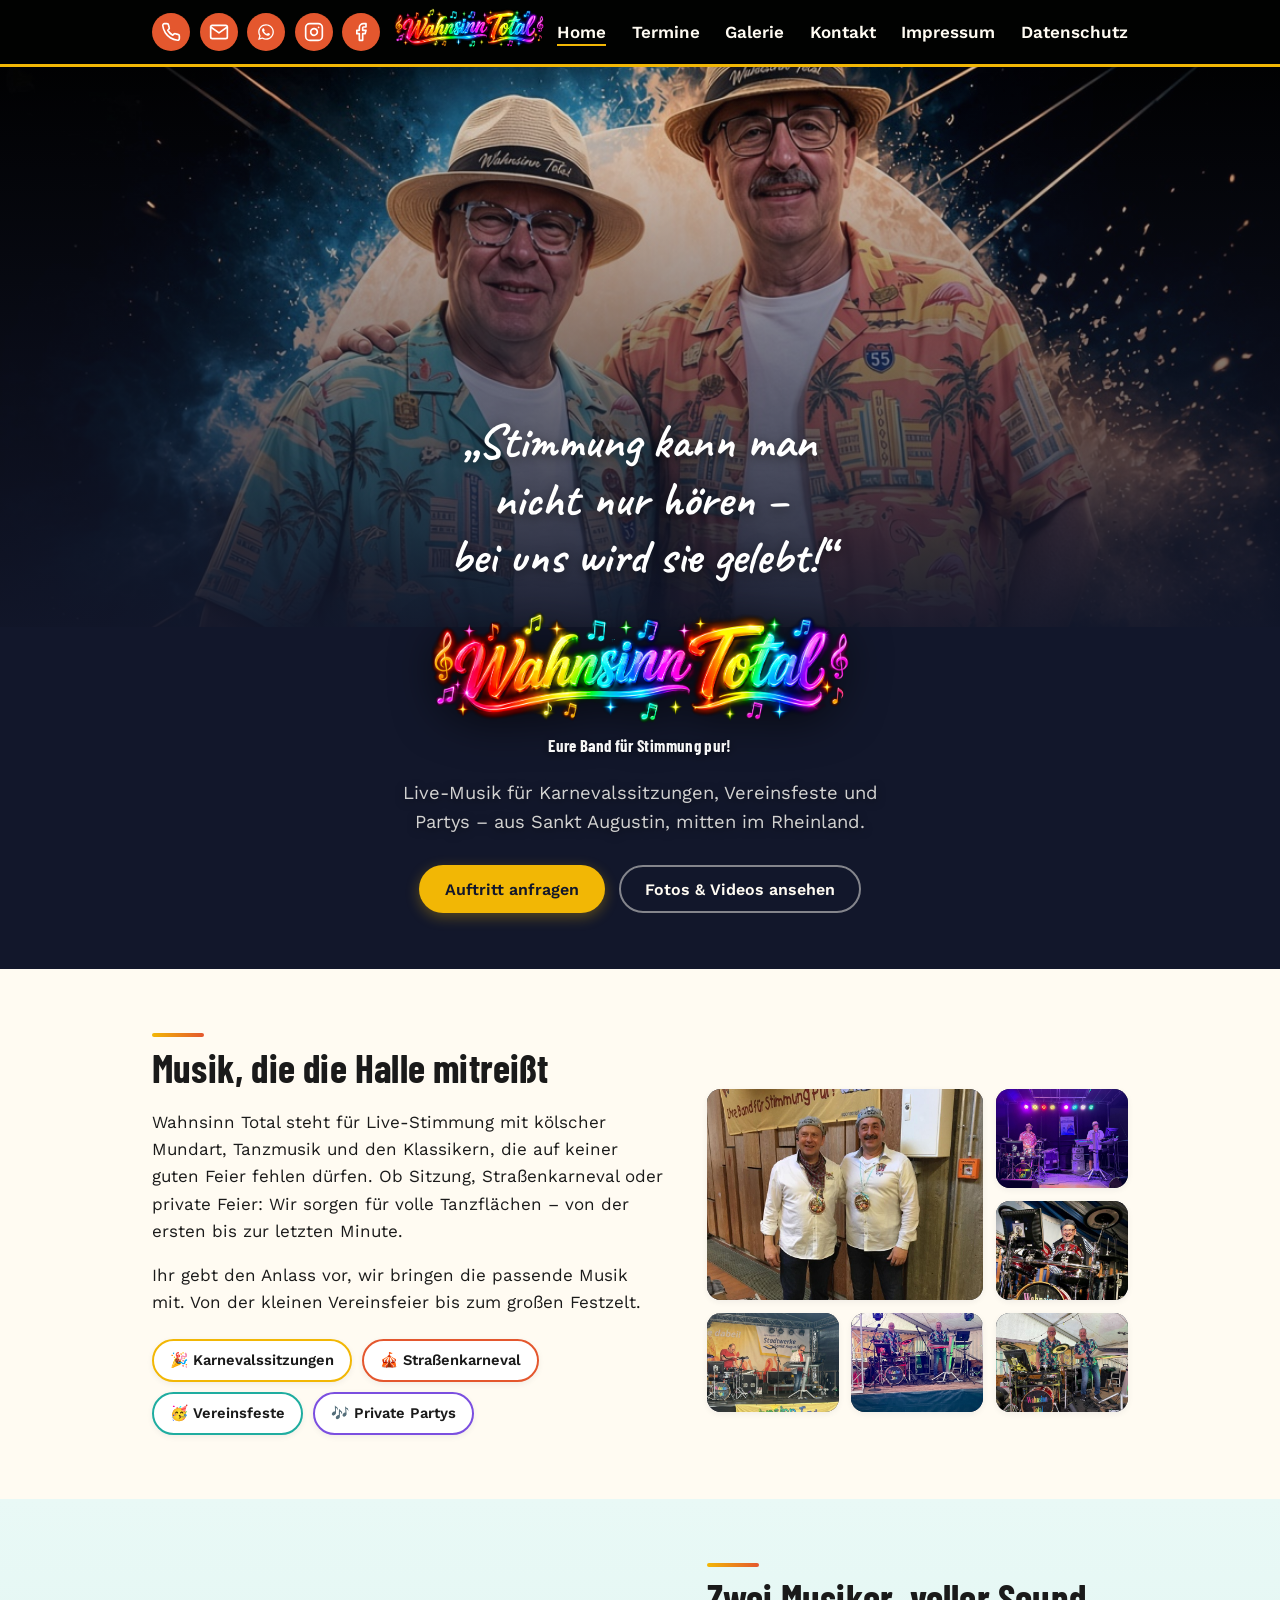
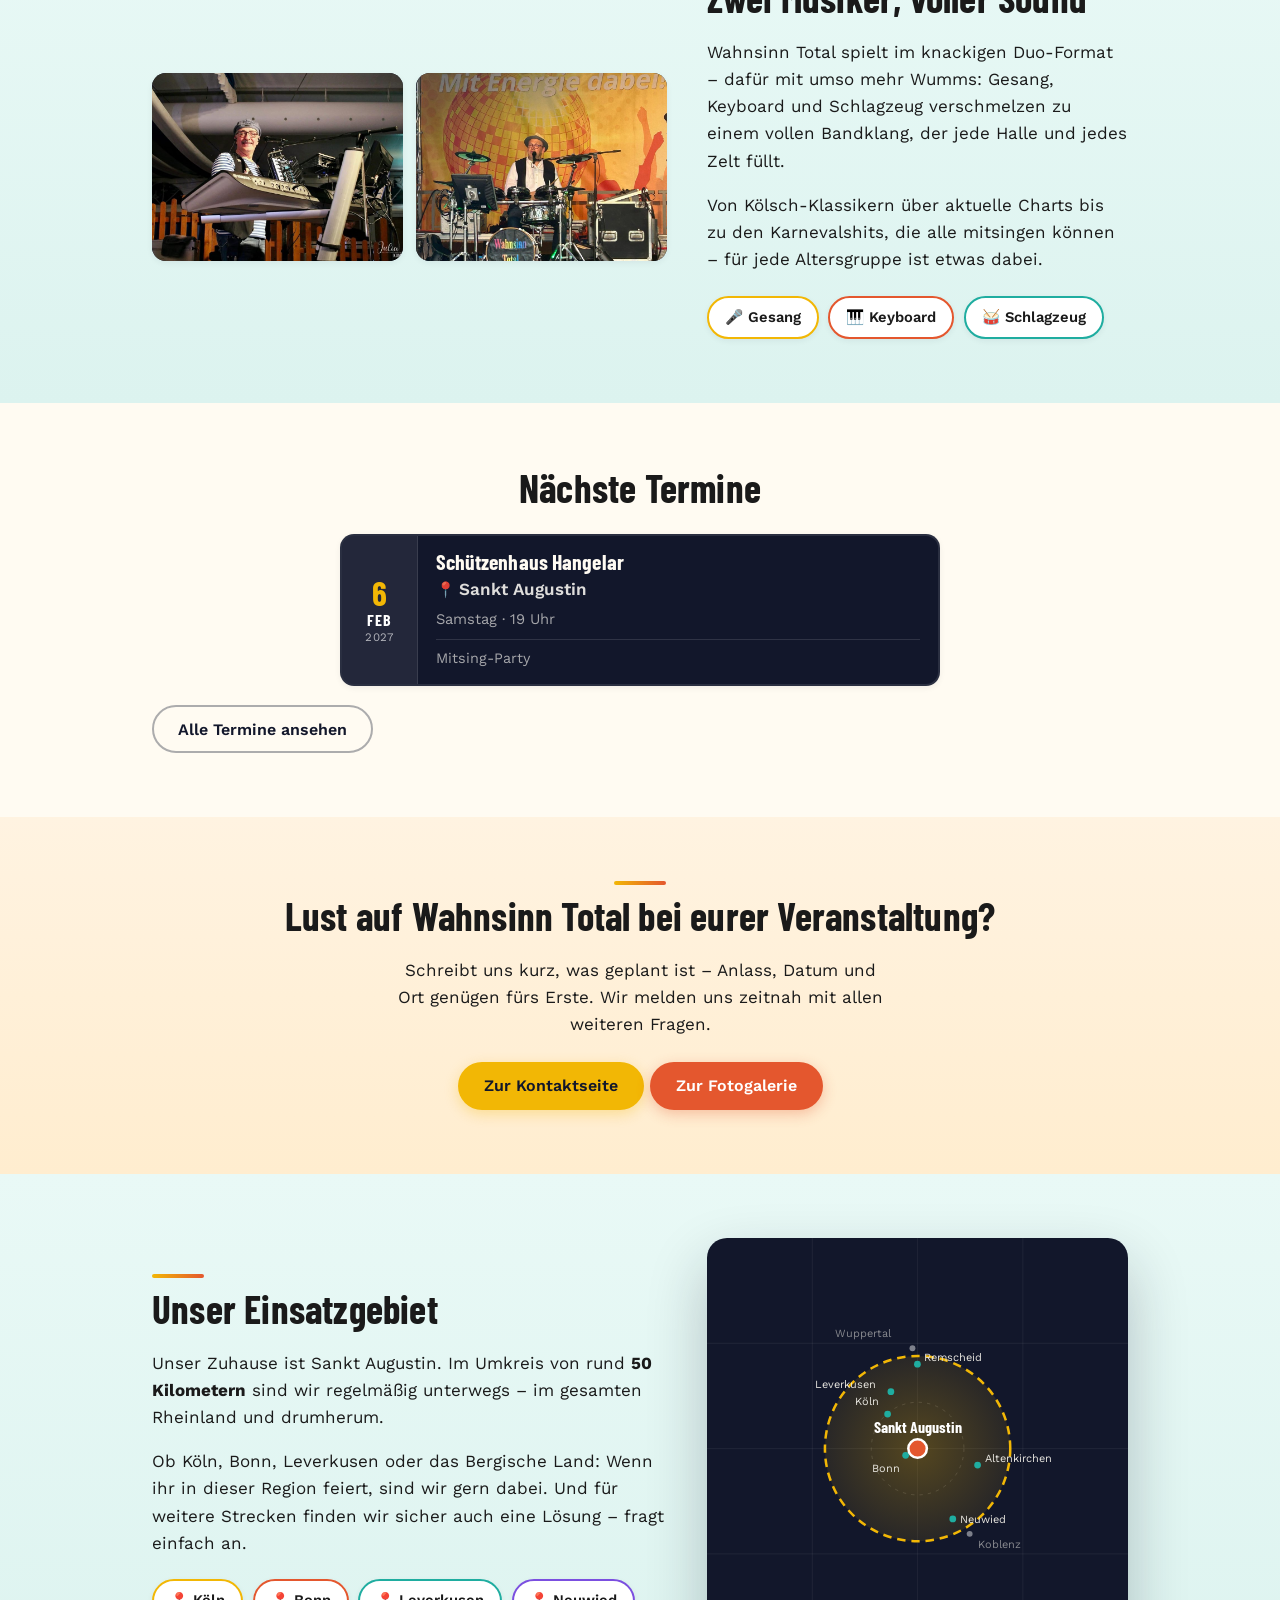
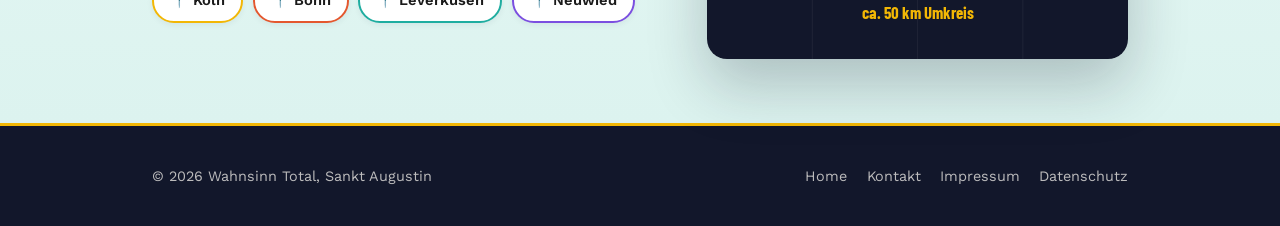
<file: index.html>
<!DOCTYPE html>
<html lang="de">
<head>
<meta charset="UTF-8">
<meta name="viewport" content="width=device-width, initial-scale=1.0">
<title>Wahnsinn Total – Live-Band für Karneval &amp; Tanzmusik aus Sankt Augustin</title>
<meta name="description" content="Wahnsinn Total: Live-Band aus Sankt Augustin für Karnevalssitzungen, Vereinsfeste und Partys im Rheinland. Jetzt Termin anfragen.">
<link rel="canonical" href="https://wahnsinn-total.de/index.html">
<meta name="theme-color" content="#12172B">

<!-- Vorschau beim Teilen (WhatsApp, Facebook, Instagram) -->
<meta property="og:type" content="website">
<meta property="og:site_name" content="Wahnsinn Total">
<meta property="og:locale" content="de_DE">
<meta property="og:title" content="Wahnsinn Total – Live-Band für Karneval &amp; Tanzmusik aus Sankt Augustin">
<meta property="og:description" content="Wahnsinn Total: Live-Band aus Sankt Augustin für Karnevalssitzungen, Vereinsfeste und Partys im Rheinland. Jetzt Termin anfragen.">
<meta property="og:url" content="https://wahnsinn-total.de/index.html">
<meta property="og:image" content="https://wahnsinn-total.de/assets/img/band-hero-bg.jpg">
<meta name="twitter:card" content="summary_large_image">

<link rel="icon" href="assets/img/favicon.png" type="image/png">
<link rel="apple-touch-icon" href="assets/img/apple-touch-icon.png">

<link rel="preconnect" href="https://fonts.googleapis.com">
<link rel="preconnect" href="https://fonts.gstatic.com" crossorigin>
<link href="https://fonts.googleapis.com/css2?family=Barlow+Condensed:wght@600;700&family=Work+Sans:wght@400;500;600&family=Baloo+2:wght@700;800&family=Caveat:wght@600;700&display=swap" rel="stylesheet">
<link rel="stylesheet" href="assets/style.css">
</head>
<body>

<a class="skip-link" href="#inhalt">Zum Inhalt springen</a>

<header class="site-header">
  <div class="container header-inner">

    <div class="header-left">
      <a href="#" id="phone-link" class="icon-btn" aria-label="Wahnsinn Total anrufen"><svg width="20" height="20" viewBox="0 0 24 24" fill="none" stroke="currentColor" stroke-width="2" stroke-linecap="round" stroke-linejoin="round"><path d="M22 16.92v3a2 2 0 0 1-2.18 2 19.79 19.79 0 0 1-8.63-3.07 19.5 19.5 0 0 1-6-6 19.79 19.79 0 0 1-3.07-8.67A2 2 0 0 1 4.11 2h3a2 2 0 0 1 2 1.72c.127.96.361 1.903.7 2.81a2 2 0 0 1-.45 2.11L8.09 9.91a16 16 0 0 0 6 6l1.27-1.27a2 2 0 0 1 2.11-.45c.907.339 1.85.573 2.81.7A2 2 0 0 1 22 16.92z"/></svg></a>
      <a href="#" id="mail-header-link" class="icon-btn" aria-label="E-Mail an Wahnsinn Total schreiben"><svg width="20" height="20" viewBox="0 0 24 24" fill="none" stroke="currentColor" stroke-width="2" stroke-linecap="round" stroke-linejoin="round"><path d="M4 4h16c1.1 0 2 .9 2 2v12c0 1.1-.9 2-2 2H4c-1.1 0-2-.9-2-2V6c0-1.1.9-2 2-2z"/><path d="m22 6-10 7L2 6"/></svg></a>
      <a href="#" id="whatsapp-header-link" class="icon-btn" aria-label="Wahnsinn Total per WhatsApp schreiben" target="_blank" rel="noopener"><svg width="18" height="18" viewBox="0 0 448 512" fill="currentColor"><path d="M380.9 97.1C339 55.1 283.2 32 223.9 32c-122.4 0-222 99.6-222 222 0 39.1 10.2 77.3 29.6 111L0 480l117.7-30.9c32.4 17.7 68.9 27 106.1 27h.1c122.3 0 224.1-99.6 224.1-222 0-59.3-25.2-115-67.1-157zm-157 341.6c-33.2 0-65.7-8.9-94-25.7l-6.7-4-69.8 18.3L72 359.2l-4.4-7c-18.5-29.4-28.2-63.3-28.2-98.2 0-101.7 82.8-184.5 184.6-184.5 49.3 0 95.6 19.2 130.4 54.1 34.8 34.9 56.2 81.2 56.1 130.5 0 101.8-84.9 184.6-186.6 184.6zm101.2-138.2c-5.5-2.8-32.8-16.2-37.9-18-5.1-1.9-8.8-2.8-12.5 2.8-3.7 5.6-14.3 18-17.6 21.8-3.2 3.7-6.5 4.2-12 1.4-32.6-16.3-54-29.1-75.5-66-5.7-9.8 5.7-9.1 16.3-30.3 1.8-3.7.9-6.9-.5-9.7-1.4-2.8-12.5-30.1-17.1-41.2-4.5-10.8-9.1-9.3-12.5-9.5-3.2-.2-6.9-.2-10.6-.2-3.7 0-9.7 1.4-14.8 6.9-5.1 5.6-19.4 19-19.4 46.3 0 27.3 19.9 53.7 22.6 57.4 2.8 3.7 39.1 59.7 94.8 83.8 35.2 15.2 49 16.5 66.6 13.9 10.7-1.6 32.8-13.4 37.4-26.4 4.6-13 4.6-24.1 3.2-26.4-1.3-2.5-5-3.9-10.5-6.6z"/></svg></a>
      <a href="https://www.instagram.com/wahnsinntotal/" class="icon-btn" aria-label="Wahnsinn Total auf Instagram" target="_blank" rel="noopener"><svg width="20" height="20" viewBox="0 0 24 24" fill="none" stroke="currentColor" stroke-width="2" stroke-linecap="round" stroke-linejoin="round"><rect x="2" y="2" width="20" height="20" rx="5" ry="5"/><path d="M16 11.37A4 4 0 1 1 12.63 8 4 4 0 0 1 16 11.37z"/><line x1="17.5" y1="6.5" x2="17.51" y2="6.5"/></svg></a>
      <a href="https://www.facebook.com/profile.php?id=100063713760510" class="icon-btn" aria-label="Wahnsinn Total auf Facebook" target="_blank" rel="noopener"><svg width="20" height="20" viewBox="0 0 24 24" fill="none" stroke="currentColor" stroke-width="2" stroke-linecap="round" stroke-linejoin="round"><path d="M18 2h-3a5 5 0 0 0-5 5v3H7v4h3v8h4v-8h3l1-4h-4V7a1 1 0 0 1 1-1h3z"/></svg></a>
    </div>

    <a href="index.html" class="brand" aria-label="Wahnsinn Total – zur Startseite">
      <img src="assets/img/logo-wahnsinn-total.png" alt="Wahnsinn Total" class="brand-logo-img" width="200" height="40">
    </a>

    <div class="header-right">
      <button class="nav-toggle" aria-label="Menü öffnen" aria-expanded="false" aria-controls="hauptnavigation">&#9776;</button>
      <nav class="main-nav" id="hauptnavigation" aria-label="Hauptnavigation">
        <ul>
          <li><a href="index.html" aria-current="page">Home</a></li>
          <li><a href="termine.html">Termine</a></li>
          <li><a href="galerie.html">Galerie</a></li>
          <li><a href="kontakt.html">Kontakt</a></li>
          <li><a href="impressum.html">Impressum</a></li>
          <li><a href="datenschutz.html">Datenschutz</a></li>
        </ul>
      </nav>
    </div>

  </div>
</header>

<main id="inhalt">

<section class="hero hero-fullbleed">
  <div class="hero-media">
    <img src="assets/img/band-hero-bg.jpg" alt="Wahnsinn Total live auf der Bühne" class="hero-bg-img" fetchpriority="high">
    <div class="hero-overlay"></div>
  </div>

  <div class="container hero-content">
    <h1 class="visually-hidden">Wahnsinn Total – Live-Band für Karneval und Tanzmusik aus Sankt Augustin</h1>

    <p class="hero-quote hero-quote--lift">„Stimmung kann man nicht nur hören –<br>bei uns wird sie gelebt!“</p>

    <div class="logo-frame">
      <img src="assets/img/logo-wahnsinn-total-white.png" alt="Wahnsinn Total" class="hero-logo-img">
      <p class="hero-claim">Eure Band für Stimmung pur!</p>
    </div>

    <p class="lead hero-lead">Live-Musik für Karnevalssitzungen, Vereinsfeste und Partys – aus Sankt Augustin, mitten im Rheinland.</p>

    <div class="actions actions--center">
      <a class="btn btn-primary" href="kontakt.html">Auftritt anfragen</a>
      <a class="btn btn-outline" href="galerie.html">Fotos &amp; Videos ansehen</a>
    </div>
  </div>
</section>

<section id="ueber-uns">
  <div class="container grid-2">
    <div>
      <h2>Musik, die die Halle mitreißt</h2>
      <p>Wahnsinn Total steht für Live-Stimmung mit kölscher Mundart, Tanzmusik und den Klassikern, die auf keiner guten Feier fehlen dürfen. Ob Sitzung, Straßenkarneval oder private Feier: Wir sorgen für volle Tanzflächen – von der ersten bis zur letzten Minute.</p>
      <p>Ihr gebt den Anlass vor, wir bringen die passende Musik mit. Von der kleinen Vereinsfeier bis zum großen Festzelt.</p>
      <div class="chips">
        <span class="chip">🎉 Karnevalssitzungen</span>
        <span class="chip">🎪 Straßenkarneval</span>
        <span class="chip">🥳 Vereinsfeste</span>
        <span class="chip">🎶 Private Partys</span>
      </div>
    </div>
    <div class="photo-strip">
      <img class="ph" src="assets/img/band-backstage-1.jpg" alt="Wahnsinn Total backstage vor dem Auftritt" loading="lazy">
      <img class="ph" src="assets/img/buehne-abend-duo.jpg" alt="Wahnsinn Total abends auf der Bühne" loading="lazy">
      <img class="ph" src="assets/img/band-drums.jpg" alt="Schlagzeug mit Wahnsinn-Total-Logo" loading="lazy">
      <img class="ph" src="assets/img/band-festival.jpg" alt="Wahnsinn Total bei einem Open-Air-Auftritt" loading="lazy">
      <img class="ph" src="assets/img/band-zelt-1.jpg" alt="Wahnsinn Total live im Festzelt" loading="lazy">
      <img class="ph" src="assets/img/band-zelt-2.jpg" alt="Wahnsinn Total gut gelaunt auf der Bühne" loading="lazy">
    </div>
  </div>
</section>

<section class="section-teal">
  <div class="container grid-2">
    <div class="photo-strip photo-strip--duo">
      <img class="ph" src="assets/img/band-keyboarder.jpg" alt="Keyboarder von Wahnsinn Total auf der Bühne" loading="lazy">
      <img class="ph" src="assets/img/band-drummer-solo.jpg" alt="Schlagzeuger von Wahnsinn Total" loading="lazy">
    </div>
    <div>
      <h2>Zwei Musiker, voller Sound</h2>
      <p>Wahnsinn Total spielt im knackigen Duo-Format – dafür mit umso mehr Wumms: Gesang, Keyboard und Schlagzeug verschmelzen zu einem vollen Bandklang, der jede Halle und jedes Zelt füllt.</p>
      <p>Von Kölsch-Klassikern über aktuelle Charts bis zu den Karnevalshits, die alle mitsingen können – für jede Altersgruppe ist etwas dabei.</p>
      <div class="chips">
        <span class="chip">🎤 Gesang</span>
        <span class="chip">🎹 Keyboard</span>
        <span class="chip">🥁 Schlagzeug</span>
      </div>
    </div>
  </div>
</section>

<section>
  <div class="container">
    <h2 style="text-align:center;">Nächste Termine</h2>
    <div id="termine-teaser" class="termine-liste termine-liste--teaser" style="max-width:600px; margin:1.5rem auto 0;">
      <p class="termin-hinweis" style="text-align:center;">Termine werden geladen …</p>
    </div>
    <div class="actions actions--center" style="margin-top:1.2rem;">
      <a class="btn btn-outline" href="termine.html">Alle Termine ansehen</a>
    </div>
  </div>
</section>

<section class="section-alt">
  <div class="container container--center">
    <h2>Lust auf Wahnsinn Total bei eurer Veranstaltung?</h2>
    <p class="measure-center">Schreibt uns kurz, was geplant ist – Anlass, Datum und Ort genügen fürs Erste. Wir melden uns zeitnah mit allen weiteren Fragen.</p>
    <div class="actions actions--center">
      <a class="btn btn-primary" href="kontakt.html">Zur Kontaktseite</a>
      <a class="btn btn-red" href="galerie.html">Zur Fotogalerie</a>
    </div>
  </div>
</section>

<section class="section-teal">
  <div class="container grid-2">
    <div>
      <h2>Unser Einsatzgebiet</h2>
      <p>Unser Zuhause ist Sankt Augustin. Im Umkreis von rund <strong>50 Kilometern</strong> sind wir regelmäßig unterwegs – im gesamten Rheinland und drumherum.</p>
      <p>Ob Köln, Bonn, Leverkusen oder das Bergische Land: Wenn ihr in dieser Region feiert, sind wir gern dabei. Und für weitere Strecken finden wir sicher auch eine Lösung – fragt einfach an.</p>
      <div class="chips">
        <span class="chip">📍 Köln</span>
        <span class="chip">📍 Bonn</span>
        <span class="chip">📍 Leverkusen</span>
        <span class="chip">📍 Neuwied</span>
      </div>
    </div>

    <div class="radius-map">
      <svg viewBox="0 0 500 500" role="img" aria-label="Karte: Einsatzgebiet im Umkreis von rund 50 Kilometern um Sankt Augustin">
        <defs>
          <radialGradient id="rmFill" cx="50%" cy="50%" r="50%">
            <stop offset="0%" stop-color="#F2B705" stop-opacity="0.30"/>
            <stop offset="100%" stop-color="#F2B705" stop-opacity="0.10"/>
          </radialGradient>
        </defs>

        <rect x="0" y="0" width="500" height="500" fill="#12172B" rx="16"/>

        <g stroke="#ffffff" stroke-opacity="0.07" stroke-width="1">
          <path d="M0 125 H500 M0 250 H500 M0 375 H500 M125 0 V500 M250 0 V500 M375 0 V500"/>
        </g>

        <circle cx="250" cy="250" r="55" fill="none" stroke="#ffffff" stroke-opacity="0.16" stroke-width="1" stroke-dasharray="4 6"/>
        <circle cx="250" cy="250" r="110" fill="url(#rmFill)" stroke="#F2B705" stroke-width="3" stroke-dasharray="10 7"/>

        <g font-family="'Work Sans', sans-serif" font-size="13" fill="#E8E6E0">
          <circle cx="214.4" cy="209" r="4" fill="#1FADA0"/>
          <text x="176" y="198">Köln</text>

          <circle cx="235.8" cy="258" r="4" fill="#1FADA0"/>
          <text x="196" y="278">Bonn</text>

          <circle cx="218.3" cy="182.4" r="4" fill="#1FADA0"/>
          <text x="128" y="178">Leverkusen</text>

          <circle cx="249.8" cy="149.8" r="4" fill="#1FADA0"/>
          <text x="258" y="146">Remscheid</text>

          <circle cx="291.8" cy="333.5" r="4" fill="#1FADA0"/>
          <text x="300" y="338">Neuwied</text>

          <circle cx="321.2" cy="269.6" r="4" fill="#1FADA0"/>
          <text x="330" y="266">Altenkirchen</text>

          <circle cx="243.9" cy="130.9" r="3.5" fill="#ffffff" fill-opacity="0.45"/>
          <text x="152" y="118" fill="#E8E6E0" fill-opacity="0.55">Wuppertal</text>

          <circle cx="311.8" cy="351.2" r="3.5" fill="#ffffff" fill-opacity="0.45"/>
          <text x="322" y="368" fill="#E8E6E0" fill-opacity="0.55">Koblenz</text>
        </g>

        <g>
          <circle cx="250" cy="250" r="11" fill="#E4572E" stroke="#fff" stroke-width="3"/>
          <text x="250" y="232" text-anchor="middle" font-family="'Barlow Condensed', sans-serif" font-weight="700" font-size="19" fill="#fff">Sankt Augustin</text>
        </g>

        <text x="250" y="452" text-anchor="middle" font-family="'Barlow Condensed', sans-serif" font-weight="700" font-size="20" fill="#F2B705">ca. 50 km Umkreis</text>
      </svg>
    </div>
  </div>
</section>
</main>

<footer class="site-footer">
  <div class="container">
    <span>&copy; <span id="year"></span> Wahnsinn Total, Sankt Augustin</span>
    <ul>
      <li><a href="index.html">Home</a></li>
      <li><a href="kontakt.html">Kontakt</a></li>
      <li><a href="impressum.html">Impressum</a></li>
      <li><a href="datenschutz.html">Datenschutz</a></li>
    </ul>
  </div>
</footer>

<script src="assets/script.js"></script>
<script type="application/ld+json">
{
  "@context": "https://schema.org",
  "@type": "MusicGroup",
  "name": "Wahnsinn Total",
  "url": "https://wahnsinn-total.de",
  "genre": ["Karnevalsmusik", "Stimmungsmusik", "Tanzmusik"],
  "description": "Live-Band für Karneval, Vereinsfeste und Partys aus Sankt Augustin.",
  "logo": "https://wahnsinn-total.de/assets/img/logo-wahnsinn-total.png",
  "image": "https://wahnsinn-total.de/assets/img/band-hero-bg.jpg",
  "address": {
    "@type": "PostalAddress",
    "addressLocality": "Sankt Augustin",
    "postalCode": "53757",
    "addressCountry": "DE"
  },
  "areaServed": {
    "@type": "GeoCircle",
    "geoMidpoint": { "@type": "GeoCoordinates", "latitude": 50.7708, "longitude": 7.1869 },
    "geoRadius": "50000"
  }
}
</script>
<script src="assets/xlsx.full.min.js"></script>
<script>WT.initTermine('termine-teaser', { anzahl: 3 });</script>
</body>
</html>
</file>
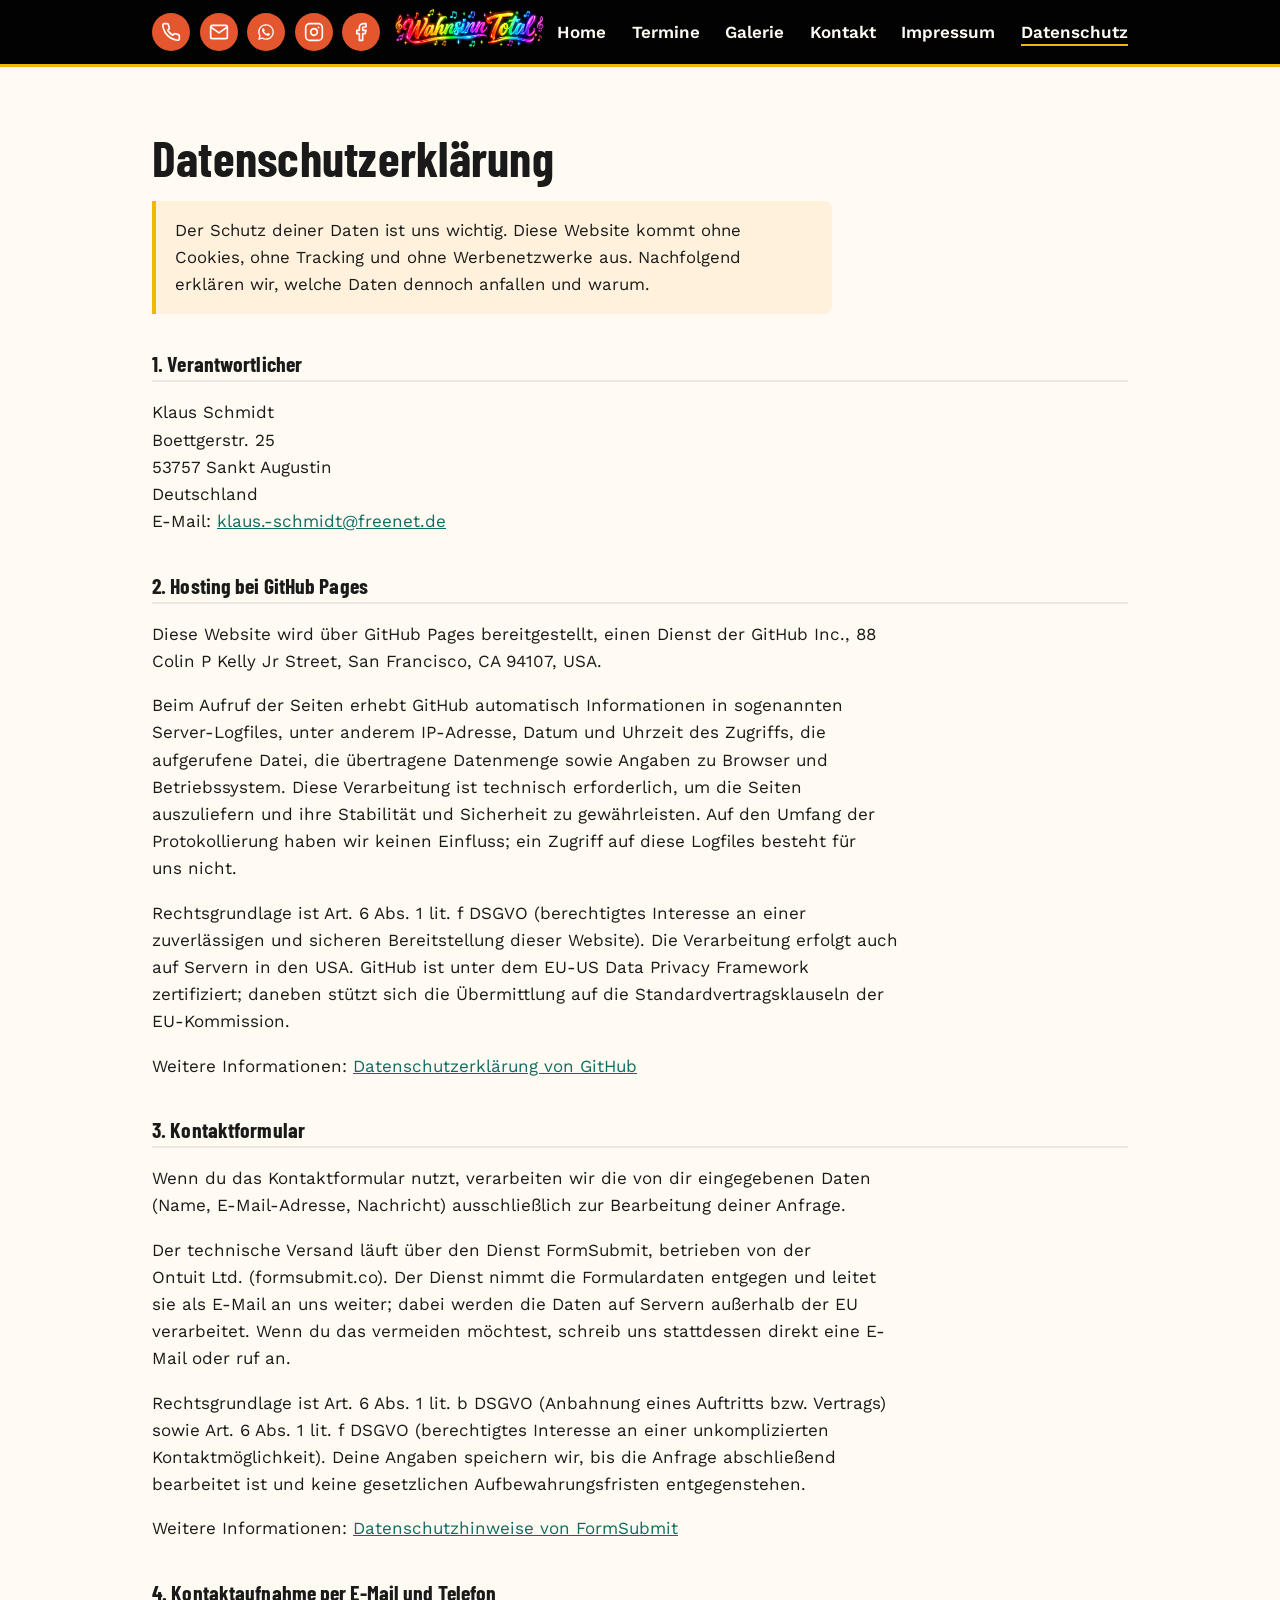
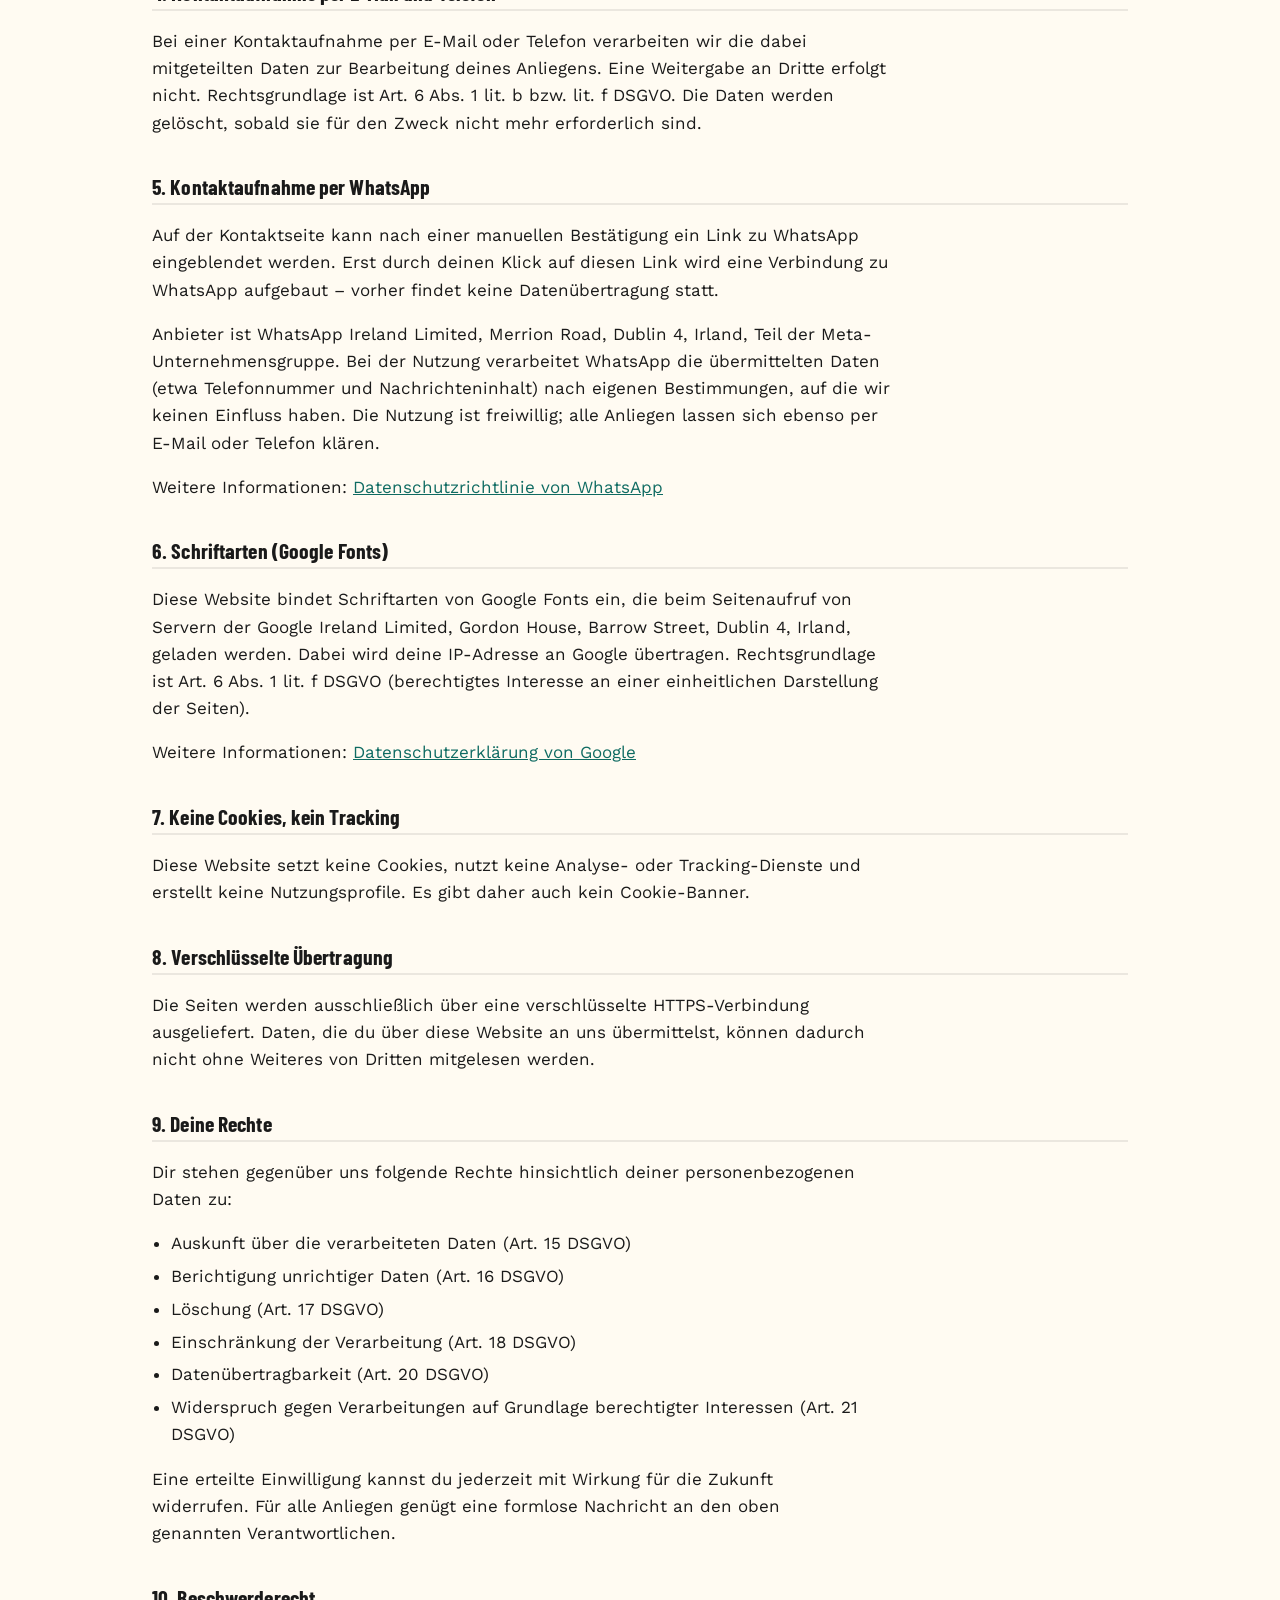
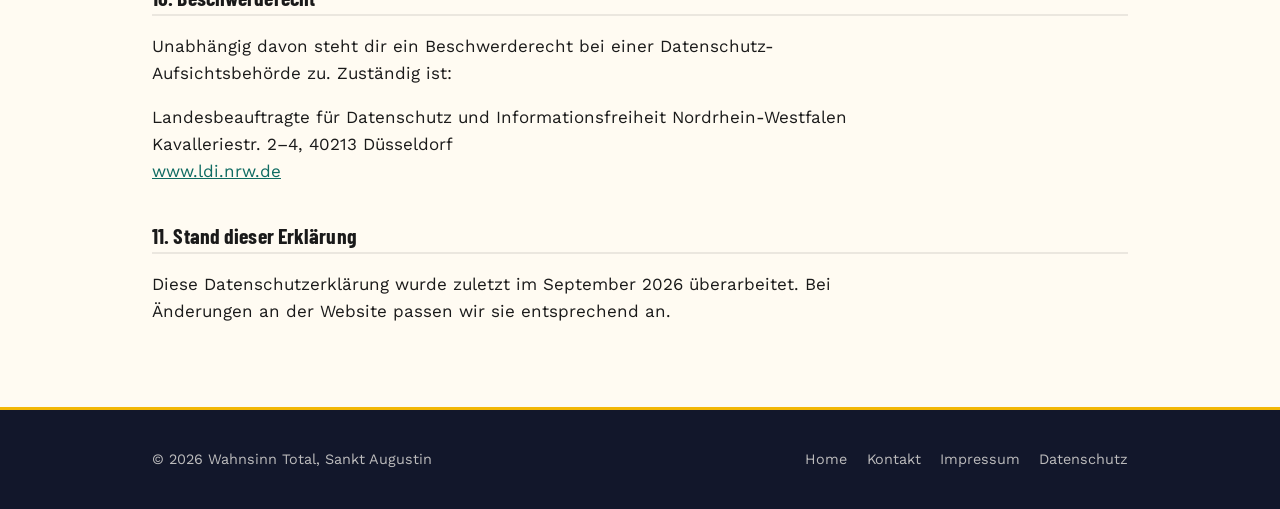
<file: datenschutz.html>
<!DOCTYPE html>
<html lang="de">
<head>
<meta charset="UTF-8">
<meta name="viewport" content="width=device-width, initial-scale=1.0">
<title>Datenschutz – Wahnsinn Total</title>
<meta name="description" content="Datenschutzerklärung der Website wahnsinn-total.de: Hosting, Kontaktformular, WhatsApp und deine Rechte.">
<link rel="canonical" href="https://wahnsinn-total.de/datenschutz.html">
<meta name="theme-color" content="#12172B">

<!-- Vorschau beim Teilen (WhatsApp, Facebook, Instagram) -->
<meta property="og:type" content="website">
<meta property="og:site_name" content="Wahnsinn Total">
<meta property="og:locale" content="de_DE">
<meta property="og:title" content="Datenschutz – Wahnsinn Total">
<meta property="og:description" content="Datenschutzerklärung der Website wahnsinn-total.de: Hosting, Kontaktformular, WhatsApp und deine Rechte.">
<meta property="og:url" content="https://wahnsinn-total.de/datenschutz.html">
<meta property="og:image" content="https://wahnsinn-total.de/assets/img/logo-wahnsinn-total.png">
<meta name="twitter:card" content="summary_large_image">

<link rel="icon" href="assets/img/favicon.png" type="image/png">
<link rel="apple-touch-icon" href="assets/img/apple-touch-icon.png">

<link rel="preconnect" href="https://fonts.googleapis.com">
<link rel="preconnect" href="https://fonts.gstatic.com" crossorigin>
<link href="https://fonts.googleapis.com/css2?family=Barlow+Condensed:wght@600;700&family=Work+Sans:wght@400;500;600&family=Baloo+2:wght@700;800&family=Caveat:wght@600;700&display=swap" rel="stylesheet">
<link rel="stylesheet" href="assets/style.css">
</head>
<body>

<a class="skip-link" href="#inhalt">Zum Inhalt springen</a>

<header class="site-header">
  <div class="container header-inner">

    <div class="header-left">
      <a href="#" id="phone-link" class="icon-btn" aria-label="Wahnsinn Total anrufen"><svg width="20" height="20" viewBox="0 0 24 24" fill="none" stroke="currentColor" stroke-width="2" stroke-linecap="round" stroke-linejoin="round"><path d="M22 16.92v3a2 2 0 0 1-2.18 2 19.79 19.79 0 0 1-8.63-3.07 19.5 19.5 0 0 1-6-6 19.79 19.79 0 0 1-3.07-8.67A2 2 0 0 1 4.11 2h3a2 2 0 0 1 2 1.72c.127.96.361 1.903.7 2.81a2 2 0 0 1-.45 2.11L8.09 9.91a16 16 0 0 0 6 6l1.27-1.27a2 2 0 0 1 2.11-.45c.907.339 1.85.573 2.81.7A2 2 0 0 1 22 16.92z"/></svg></a>
      <a href="#" id="mail-header-link" class="icon-btn" aria-label="E-Mail an Wahnsinn Total schreiben"><svg width="20" height="20" viewBox="0 0 24 24" fill="none" stroke="currentColor" stroke-width="2" stroke-linecap="round" stroke-linejoin="round"><path d="M4 4h16c1.1 0 2 .9 2 2v12c0 1.1-.9 2-2 2H4c-1.1 0-2-.9-2-2V6c0-1.1.9-2 2-2z"/><path d="m22 6-10 7L2 6"/></svg></a>
      <a href="#" id="whatsapp-header-link" class="icon-btn" aria-label="Wahnsinn Total per WhatsApp schreiben" target="_blank" rel="noopener"><svg width="18" height="18" viewBox="0 0 448 512" fill="currentColor"><path d="M380.9 97.1C339 55.1 283.2 32 223.9 32c-122.4 0-222 99.6-222 222 0 39.1 10.2 77.3 29.6 111L0 480l117.7-30.9c32.4 17.7 68.9 27 106.1 27h.1c122.3 0 224.1-99.6 224.1-222 0-59.3-25.2-115-67.1-157zm-157 341.6c-33.2 0-65.7-8.9-94-25.7l-6.7-4-69.8 18.3L72 359.2l-4.4-7c-18.5-29.4-28.2-63.3-28.2-98.2 0-101.7 82.8-184.5 184.6-184.5 49.3 0 95.6 19.2 130.4 54.1 34.8 34.9 56.2 81.2 56.1 130.5 0 101.8-84.9 184.6-186.6 184.6zm101.2-138.2c-5.5-2.8-32.8-16.2-37.9-18-5.1-1.9-8.8-2.8-12.5 2.8-3.7 5.6-14.3 18-17.6 21.8-3.2 3.7-6.5 4.2-12 1.4-32.6-16.3-54-29.1-75.5-66-5.7-9.8 5.7-9.1 16.3-30.3 1.8-3.7.9-6.9-.5-9.7-1.4-2.8-12.5-30.1-17.1-41.2-4.5-10.8-9.1-9.3-12.5-9.5-3.2-.2-6.9-.2-10.6-.2-3.7 0-9.7 1.4-14.8 6.9-5.1 5.6-19.4 19-19.4 46.3 0 27.3 19.9 53.7 22.6 57.4 2.8 3.7 39.1 59.7 94.8 83.8 35.2 15.2 49 16.5 66.6 13.9 10.7-1.6 32.8-13.4 37.4-26.4 4.6-13 4.6-24.1 3.2-26.4-1.3-2.5-5-3.9-10.5-6.6z"/></svg></a>
      <a href="https://www.instagram.com/wahnsinntotal/" class="icon-btn" aria-label="Wahnsinn Total auf Instagram" target="_blank" rel="noopener"><svg width="20" height="20" viewBox="0 0 24 24" fill="none" stroke="currentColor" stroke-width="2" stroke-linecap="round" stroke-linejoin="round"><rect x="2" y="2" width="20" height="20" rx="5" ry="5"/><path d="M16 11.37A4 4 0 1 1 12.63 8 4 4 0 0 1 16 11.37z"/><line x1="17.5" y1="6.5" x2="17.51" y2="6.5"/></svg></a>
      <a href="https://www.facebook.com/profile.php?id=100063713760510" class="icon-btn" aria-label="Wahnsinn Total auf Facebook" target="_blank" rel="noopener"><svg width="20" height="20" viewBox="0 0 24 24" fill="none" stroke="currentColor" stroke-width="2" stroke-linecap="round" stroke-linejoin="round"><path d="M18 2h-3a5 5 0 0 0-5 5v3H7v4h3v8h4v-8h3l1-4h-4V7a1 1 0 0 1 1-1h3z"/></svg></a>
    </div>

    <a href="index.html" class="brand" aria-label="Wahnsinn Total – zur Startseite">
      <img src="assets/img/logo-wahnsinn-total.png" alt="Wahnsinn Total" class="brand-logo-img" width="200" height="40">
    </a>

    <div class="header-right">
      <button class="nav-toggle" aria-label="Menü öffnen" aria-expanded="false" aria-controls="hauptnavigation">&#9776;</button>
      <nav class="main-nav" id="hauptnavigation" aria-label="Hauptnavigation">
        <ul>
          <li><a href="index.html">Home</a></li>
          <li><a href="termine.html">Termine</a></li>
          <li><a href="galerie.html">Galerie</a></li>
          <li><a href="kontakt.html">Kontakt</a></li>
          <li><a href="impressum.html">Impressum</a></li>
          <li><a href="datenschutz.html" aria-current="page">Datenschutz</a></li>
        </ul>
      </nav>
    </div>

  </div>
</header>

<main id="inhalt">

<section class="legal">
  <div class="container">
    <h1>Datenschutzerklärung</h1>
    <p class="legal-intro">Der Schutz deiner Daten ist uns wichtig. Diese Website kommt ohne Cookies, ohne Tracking und ohne Werbenetzwerke aus. Nachfolgend erklären wir, welche Daten dennoch anfallen und warum.</p>

    <h2>1. Verantwortlicher</h2>
    <p>
      Klaus Schmidt<br>
      Boettgerstr. 25<br>
      53757 Sankt Augustin<br>
      Deutschland<br>
      E-Mail: <a href="mailto:klaus.-schmidt@freenet.de">klaus.-schmidt@freenet.de</a>
    </p>

    <h2>2. Hosting bei GitHub Pages</h2>
    <p>Diese Website wird über GitHub Pages bereitgestellt, einen Dienst der GitHub&nbsp;Inc., 88 Colin P Kelly Jr Street, San Francisco, CA 94107, USA.</p>
    <p>Beim Aufruf der Seiten erhebt GitHub automatisch Informationen in sogenannten Server-Logfiles, unter anderem IP-Adresse, Datum und Uhrzeit des Zugriffs, die aufgerufene Datei, die übertragene Datenmenge sowie Angaben zu Browser und Betriebssystem. Diese Verarbeitung ist technisch erforderlich, um die Seiten auszuliefern und ihre Stabilität und Sicherheit zu gewährleisten. Auf den Umfang der Protokollierung haben wir keinen Einfluss; ein Zugriff auf diese Logfiles besteht für uns nicht.</p>
    <p>Rechtsgrundlage ist Art. 6 Abs. 1 lit. f DSGVO (berechtigtes Interesse an einer zuverlässigen und sicheren Bereitstellung dieser Website). Die Verarbeitung erfolgt auch auf Servern in den USA. GitHub ist unter dem EU-US Data Privacy Framework zertifiziert; daneben stützt sich die Übermittlung auf die Standardvertragsklauseln der EU-Kommission.</p>
    <p>Weitere Informationen: <a href="https://docs.github.com/site-policy/privacy-policies/github-privacy-statement" target="_blank" rel="noopener">Datenschutzerklärung von GitHub</a></p>

    <h2>3. Kontaktformular</h2>
    <p>Wenn du das Kontaktformular nutzt, verarbeiten wir die von dir eingegebenen Daten (Name, E-Mail-Adresse, Nachricht) ausschließlich zur Bearbeitung deiner Anfrage.</p>
    <p>Der technische Versand läuft über den Dienst FormSubmit, betrieben von der Ontuit&nbsp;Ltd. (formsubmit.co). Der Dienst nimmt die Formulardaten entgegen und leitet sie als E-Mail an uns weiter; dabei werden die Daten auf Servern außerhalb der EU verarbeitet. Wenn du das vermeiden möchtest, schreib uns stattdessen direkt eine E-Mail oder ruf an.</p>
    <p>Rechtsgrundlage ist Art. 6 Abs. 1 lit. b DSGVO (Anbahnung eines Auftritts bzw. Vertrags) sowie Art. 6 Abs. 1 lit. f DSGVO (berechtigtes Interesse an einer unkomplizierten Kontaktmöglichkeit). Deine Angaben speichern wir, bis die Anfrage abschließend bearbeitet ist und keine gesetzlichen Aufbewahrungsfristen entgegenstehen.</p>
    <p>Weitere Informationen: <a href="https://formsubmit.co/privacy" target="_blank" rel="noopener">Datenschutzhinweise von FormSubmit</a></p>

    <h2>4. Kontaktaufnahme per E-Mail und Telefon</h2>
    <p>Bei einer Kontaktaufnahme per E-Mail oder Telefon verarbeiten wir die dabei mitgeteilten Daten zur Bearbeitung deines Anliegens. Eine Weitergabe an Dritte erfolgt nicht. Rechtsgrundlage ist Art. 6 Abs. 1 lit. b bzw. lit. f DSGVO. Die Daten werden gelöscht, sobald sie für den Zweck nicht mehr erforderlich sind.</p>

    <h2>5. Kontaktaufnahme per WhatsApp</h2>
    <p>Auf der Kontaktseite kann nach einer manuellen Bestätigung ein Link zu WhatsApp eingeblendet werden. Erst durch deinen Klick auf diesen Link wird eine Verbindung zu WhatsApp aufgebaut – vorher findet keine Datenübertragung statt.</p>
    <p>Anbieter ist WhatsApp Ireland Limited, Merrion Road, Dublin 4, Irland, Teil der Meta-Unternehmensgruppe. Bei der Nutzung verarbeitet WhatsApp die übermittelten Daten (etwa Telefonnummer und Nachrichteninhalt) nach eigenen Bestimmungen, auf die wir keinen Einfluss haben. Die Nutzung ist freiwillig; alle Anliegen lassen sich ebenso per E-Mail oder Telefon klären.</p>
    <p>Weitere Informationen: <a href="https://www.whatsapp.com/legal/privacy-policy-eea" target="_blank" rel="noopener">Datenschutzrichtlinie von WhatsApp</a></p>

    <h2>6. Schriftarten (Google Fonts)</h2>
    <p>Diese Website bindet Schriftarten von Google Fonts ein, die beim Seitenaufruf von Servern der Google Ireland Limited, Gordon House, Barrow Street, Dublin 4, Irland, geladen werden. Dabei wird deine IP-Adresse an Google übertragen. Rechtsgrundlage ist Art. 6 Abs. 1 lit. f DSGVO (berechtigtes Interesse an einer einheitlichen Darstellung der Seiten).</p>
    <p>Weitere Informationen: <a href="https://policies.google.com/privacy" target="_blank" rel="noopener">Datenschutzerklärung von Google</a></p>

    <h2>7. Keine Cookies, kein Tracking</h2>
    <p>Diese Website setzt keine Cookies, nutzt keine Analyse- oder Tracking-Dienste und erstellt keine Nutzungsprofile. Es gibt daher auch kein Cookie-Banner.</p>

    <h2>8. Verschlüsselte Übertragung</h2>
    <p>Die Seiten werden ausschließlich über eine verschlüsselte HTTPS-Verbindung ausgeliefert. Daten, die du über diese Website an uns übermittelst, können dadurch nicht ohne Weiteres von Dritten mitgelesen werden.</p>

    <h2>9. Deine Rechte</h2>
    <p>Dir stehen gegenüber uns folgende Rechte hinsichtlich deiner personenbezogenen Daten zu:</p>
    <ul>
      <li>Auskunft über die verarbeiteten Daten (Art. 15 DSGVO)</li>
      <li>Berichtigung unrichtiger Daten (Art. 16 DSGVO)</li>
      <li>Löschung (Art. 17 DSGVO)</li>
      <li>Einschränkung der Verarbeitung (Art. 18 DSGVO)</li>
      <li>Datenübertragbarkeit (Art. 20 DSGVO)</li>
      <li>Widerspruch gegen Verarbeitungen auf Grundlage berechtigter Interessen (Art. 21 DSGVO)</li>
    </ul>
    <p>Eine erteilte Einwilligung kannst du jederzeit mit Wirkung für die Zukunft widerrufen. Für alle Anliegen genügt eine formlose Nachricht an den oben genannten Verantwortlichen.</p>

    <h2>10. Beschwerderecht</h2>
    <p>Unabhängig davon steht dir ein Beschwerderecht bei einer Datenschutz-Aufsichtsbehörde zu. Zuständig ist:</p>
    <p>
      Landesbeauftragte für Datenschutz und Informationsfreiheit Nordrhein-Westfalen<br>
      Kavalleriestr. 2–4, 40213 Düsseldorf<br>
      <a href="https://www.ldi.nrw.de" target="_blank" rel="noopener">www.ldi.nrw.de</a>
    </p>

    <h2>11. Stand dieser Erklärung</h2>
    <p>Diese Datenschutzerklärung wurde zuletzt im September 2026 überarbeitet. Bei Änderungen an der Website passen wir sie entsprechend an.</p>
  </div>
</section>
</main>

<footer class="site-footer">
  <div class="container">
    <span>&copy; <span id="year"></span> Wahnsinn Total, Sankt Augustin</span>
    <ul>
      <li><a href="index.html">Home</a></li>
      <li><a href="kontakt.html">Kontakt</a></li>
      <li><a href="impressum.html">Impressum</a></li>
      <li><a href="datenschutz.html">Datenschutz</a></li>
    </ul>
  </div>
</footer>

<script src="assets/script.js"></script>
</body>
</html>
</file>
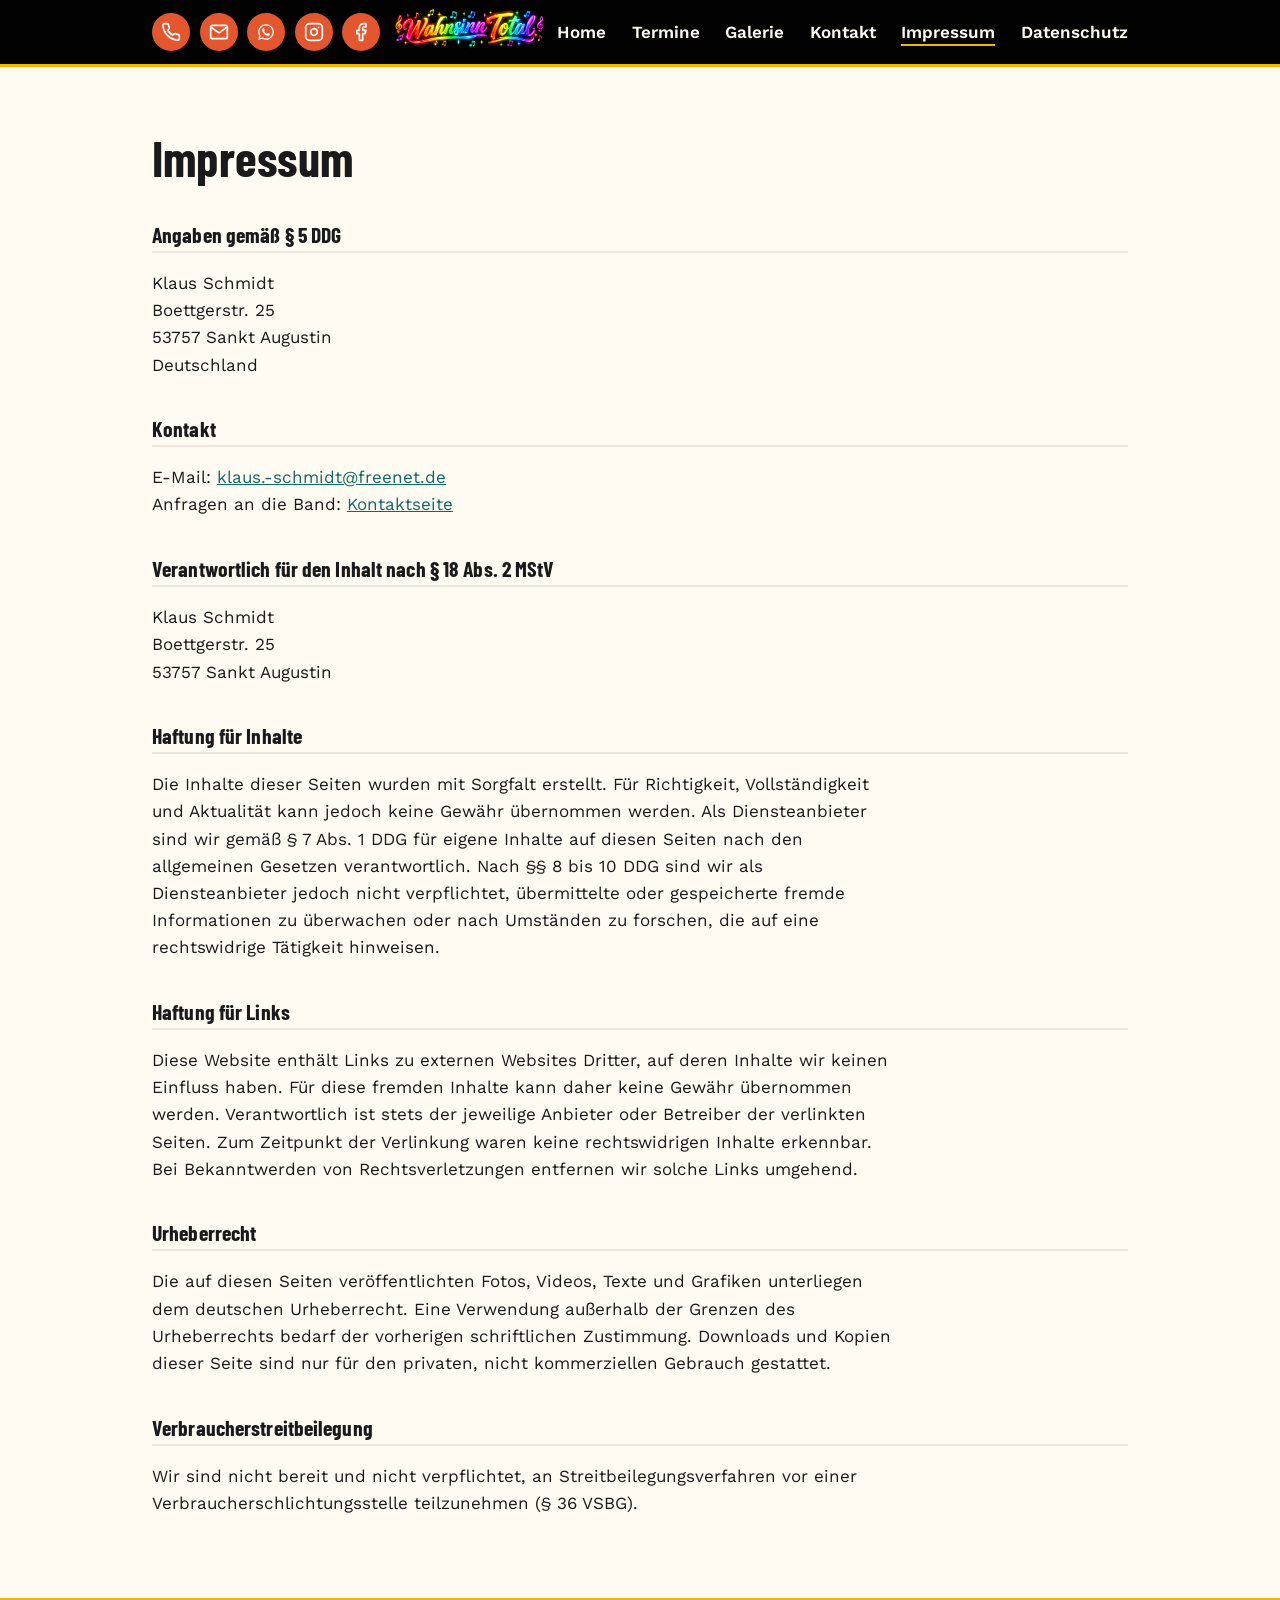
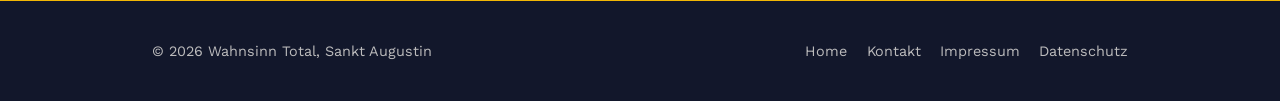
<file: impressum.html>
<!DOCTYPE html>
<html lang="de">
<head>
<meta charset="UTF-8">
<meta name="viewport" content="width=device-width, initial-scale=1.0">
<title>Impressum – Wahnsinn Total</title>
<meta name="description" content="Impressum und Anbieterkennzeichnung der Website wahnsinn-total.de.">
<link rel="canonical" href="https://wahnsinn-total.de/impressum.html">
<meta name="theme-color" content="#12172B">

<!-- Vorschau beim Teilen (WhatsApp, Facebook, Instagram) -->
<meta property="og:type" content="website">
<meta property="og:site_name" content="Wahnsinn Total">
<meta property="og:locale" content="de_DE">
<meta property="og:title" content="Impressum – Wahnsinn Total">
<meta property="og:description" content="Impressum und Anbieterkennzeichnung der Website wahnsinn-total.de.">
<meta property="og:url" content="https://wahnsinn-total.de/impressum.html">
<meta property="og:image" content="https://wahnsinn-total.de/assets/img/logo-wahnsinn-total.png">
<meta name="twitter:card" content="summary_large_image">

<link rel="icon" href="assets/img/favicon.png" type="image/png">
<link rel="apple-touch-icon" href="assets/img/apple-touch-icon.png">

<link rel="preconnect" href="https://fonts.googleapis.com">
<link rel="preconnect" href="https://fonts.gstatic.com" crossorigin>
<link href="https://fonts.googleapis.com/css2?family=Barlow+Condensed:wght@600;700&family=Work+Sans:wght@400;500;600&family=Baloo+2:wght@700;800&family=Caveat:wght@600;700&display=swap" rel="stylesheet">
<link rel="stylesheet" href="assets/style.css">
</head>
<body>

<a class="skip-link" href="#inhalt">Zum Inhalt springen</a>

<header class="site-header">
  <div class="container header-inner">

    <div class="header-left">
      <a href="#" id="phone-link" class="icon-btn" aria-label="Wahnsinn Total anrufen"><svg width="20" height="20" viewBox="0 0 24 24" fill="none" stroke="currentColor" stroke-width="2" stroke-linecap="round" stroke-linejoin="round"><path d="M22 16.92v3a2 2 0 0 1-2.18 2 19.79 19.79 0 0 1-8.63-3.07 19.5 19.5 0 0 1-6-6 19.79 19.79 0 0 1-3.07-8.67A2 2 0 0 1 4.11 2h3a2 2 0 0 1 2 1.72c.127.96.361 1.903.7 2.81a2 2 0 0 1-.45 2.11L8.09 9.91a16 16 0 0 0 6 6l1.27-1.27a2 2 0 0 1 2.11-.45c.907.339 1.85.573 2.81.7A2 2 0 0 1 22 16.92z"/></svg></a>
      <a href="#" id="mail-header-link" class="icon-btn" aria-label="E-Mail an Wahnsinn Total schreiben"><svg width="20" height="20" viewBox="0 0 24 24" fill="none" stroke="currentColor" stroke-width="2" stroke-linecap="round" stroke-linejoin="round"><path d="M4 4h16c1.1 0 2 .9 2 2v12c0 1.1-.9 2-2 2H4c-1.1 0-2-.9-2-2V6c0-1.1.9-2 2-2z"/><path d="m22 6-10 7L2 6"/></svg></a>
      <a href="#" id="whatsapp-header-link" class="icon-btn" aria-label="Wahnsinn Total per WhatsApp schreiben" target="_blank" rel="noopener"><svg width="18" height="18" viewBox="0 0 448 512" fill="currentColor"><path d="M380.9 97.1C339 55.1 283.2 32 223.9 32c-122.4 0-222 99.6-222 222 0 39.1 10.2 77.3 29.6 111L0 480l117.7-30.9c32.4 17.7 68.9 27 106.1 27h.1c122.3 0 224.1-99.6 224.1-222 0-59.3-25.2-115-67.1-157zm-157 341.6c-33.2 0-65.7-8.9-94-25.7l-6.7-4-69.8 18.3L72 359.2l-4.4-7c-18.5-29.4-28.2-63.3-28.2-98.2 0-101.7 82.8-184.5 184.6-184.5 49.3 0 95.6 19.2 130.4 54.1 34.8 34.9 56.2 81.2 56.1 130.5 0 101.8-84.9 184.6-186.6 184.6zm101.2-138.2c-5.5-2.8-32.8-16.2-37.9-18-5.1-1.9-8.8-2.8-12.5 2.8-3.7 5.6-14.3 18-17.6 21.8-3.2 3.7-6.5 4.2-12 1.4-32.6-16.3-54-29.1-75.5-66-5.7-9.8 5.7-9.1 16.3-30.3 1.8-3.7.9-6.9-.5-9.7-1.4-2.8-12.5-30.1-17.1-41.2-4.5-10.8-9.1-9.3-12.5-9.5-3.2-.2-6.9-.2-10.6-.2-3.7 0-9.7 1.4-14.8 6.9-5.1 5.6-19.4 19-19.4 46.3 0 27.3 19.9 53.7 22.6 57.4 2.8 3.7 39.1 59.7 94.8 83.8 35.2 15.2 49 16.5 66.6 13.9 10.7-1.6 32.8-13.4 37.4-26.4 4.6-13 4.6-24.1 3.2-26.4-1.3-2.5-5-3.9-10.5-6.6z"/></svg></a>
      <a href="https://www.instagram.com/wahnsinntotal/" class="icon-btn" aria-label="Wahnsinn Total auf Instagram" target="_blank" rel="noopener"><svg width="20" height="20" viewBox="0 0 24 24" fill="none" stroke="currentColor" stroke-width="2" stroke-linecap="round" stroke-linejoin="round"><rect x="2" y="2" width="20" height="20" rx="5" ry="5"/><path d="M16 11.37A4 4 0 1 1 12.63 8 4 4 0 0 1 16 11.37z"/><line x1="17.5" y1="6.5" x2="17.51" y2="6.5"/></svg></a>
      <a href="https://www.facebook.com/profile.php?id=100063713760510" class="icon-btn" aria-label="Wahnsinn Total auf Facebook" target="_blank" rel="noopener"><svg width="20" height="20" viewBox="0 0 24 24" fill="none" stroke="currentColor" stroke-width="2" stroke-linecap="round" stroke-linejoin="round"><path d="M18 2h-3a5 5 0 0 0-5 5v3H7v4h3v8h4v-8h3l1-4h-4V7a1 1 0 0 1 1-1h3z"/></svg></a>
    </div>

    <a href="index.html" class="brand" aria-label="Wahnsinn Total – zur Startseite">
      <img src="assets/img/logo-wahnsinn-total.png" alt="Wahnsinn Total" class="brand-logo-img" width="200" height="40">
    </a>

    <div class="header-right">
      <button class="nav-toggle" aria-label="Menü öffnen" aria-expanded="false" aria-controls="hauptnavigation">&#9776;</button>
      <nav class="main-nav" id="hauptnavigation" aria-label="Hauptnavigation">
        <ul>
          <li><a href="index.html">Home</a></li>
          <li><a href="termine.html">Termine</a></li>
          <li><a href="galerie.html">Galerie</a></li>
          <li><a href="kontakt.html">Kontakt</a></li>
          <li><a href="impressum.html" aria-current="page">Impressum</a></li>
          <li><a href="datenschutz.html">Datenschutz</a></li>
        </ul>
      </nav>
    </div>

  </div>
</header>

<main id="inhalt">

<section class="legal">
  <div class="container">
    <h1>Impressum</h1>

    <h2>Angaben gemäß § 5 DDG</h2>
    <p>
      Klaus Schmidt<br>
      Boettgerstr. 25<br>
      53757 Sankt Augustin<br>
      Deutschland
    </p>

    <h2>Kontakt</h2>
    <p>
      E-Mail: <a href="mailto:klaus.-schmidt@freenet.de">klaus.-schmidt@freenet.de</a><br>
      Anfragen an die Band: <a href="kontakt.html">Kontaktseite</a>
    </p>

    <h2>Verantwortlich für den Inhalt nach § 18 Abs. 2 MStV</h2>
    <p>
      Klaus Schmidt<br>
      Boettgerstr. 25<br>
      53757 Sankt Augustin
    </p>

    <h2>Haftung für Inhalte</h2>
    <p>Die Inhalte dieser Seiten wurden mit Sorgfalt erstellt. Für Richtigkeit, Vollständigkeit und Aktualität kann jedoch keine Gewähr übernommen werden. Als Diensteanbieter sind wir gemäß § 7 Abs. 1 DDG für eigene Inhalte auf diesen Seiten nach den allgemeinen Gesetzen verantwortlich. Nach §§ 8 bis 10 DDG sind wir als Diensteanbieter jedoch nicht verpflichtet, übermittelte oder gespeicherte fremde Informationen zu überwachen oder nach Umständen zu forschen, die auf eine rechtswidrige Tätigkeit hinweisen.</p>

    <h2>Haftung für Links</h2>
    <p>Diese Website enthält Links zu externen Websites Dritter, auf deren Inhalte wir keinen Einfluss haben. Für diese fremden Inhalte kann daher keine Gewähr übernommen werden. Verantwortlich ist stets der jeweilige Anbieter oder Betreiber der verlinkten Seiten. Zum Zeitpunkt der Verlinkung waren keine rechtswidrigen Inhalte erkennbar. Bei Bekanntwerden von Rechtsverletzungen entfernen wir solche Links umgehend.</p>

    <h2>Urheberrecht</h2>
    <p>Die auf diesen Seiten veröffentlichten Fotos, Videos, Texte und Grafiken unterliegen dem deutschen Urheberrecht. Eine Verwendung außerhalb der Grenzen des Urheberrechts bedarf der vorherigen schriftlichen Zustimmung. Downloads und Kopien dieser Seite sind nur für den privaten, nicht kommerziellen Gebrauch gestattet.</p>

    <h2>Verbraucherstreitbeilegung</h2>
    <p>Wir sind nicht bereit und nicht verpflichtet, an Streitbeilegungsverfahren vor einer Verbraucherschlichtungsstelle teilzunehmen (§ 36 VSBG).</p>
  </div>
</section>
</main>

<footer class="site-footer">
  <div class="container">
    <span>&copy; <span id="year"></span> Wahnsinn Total, Sankt Augustin</span>
    <ul>
      <li><a href="index.html">Home</a></li>
      <li><a href="kontakt.html">Kontakt</a></li>
      <li><a href="impressum.html">Impressum</a></li>
      <li><a href="datenschutz.html">Datenschutz</a></li>
    </ul>
  </div>
</footer>

<script src="assets/script.js"></script>
</body>
</html>
</file>
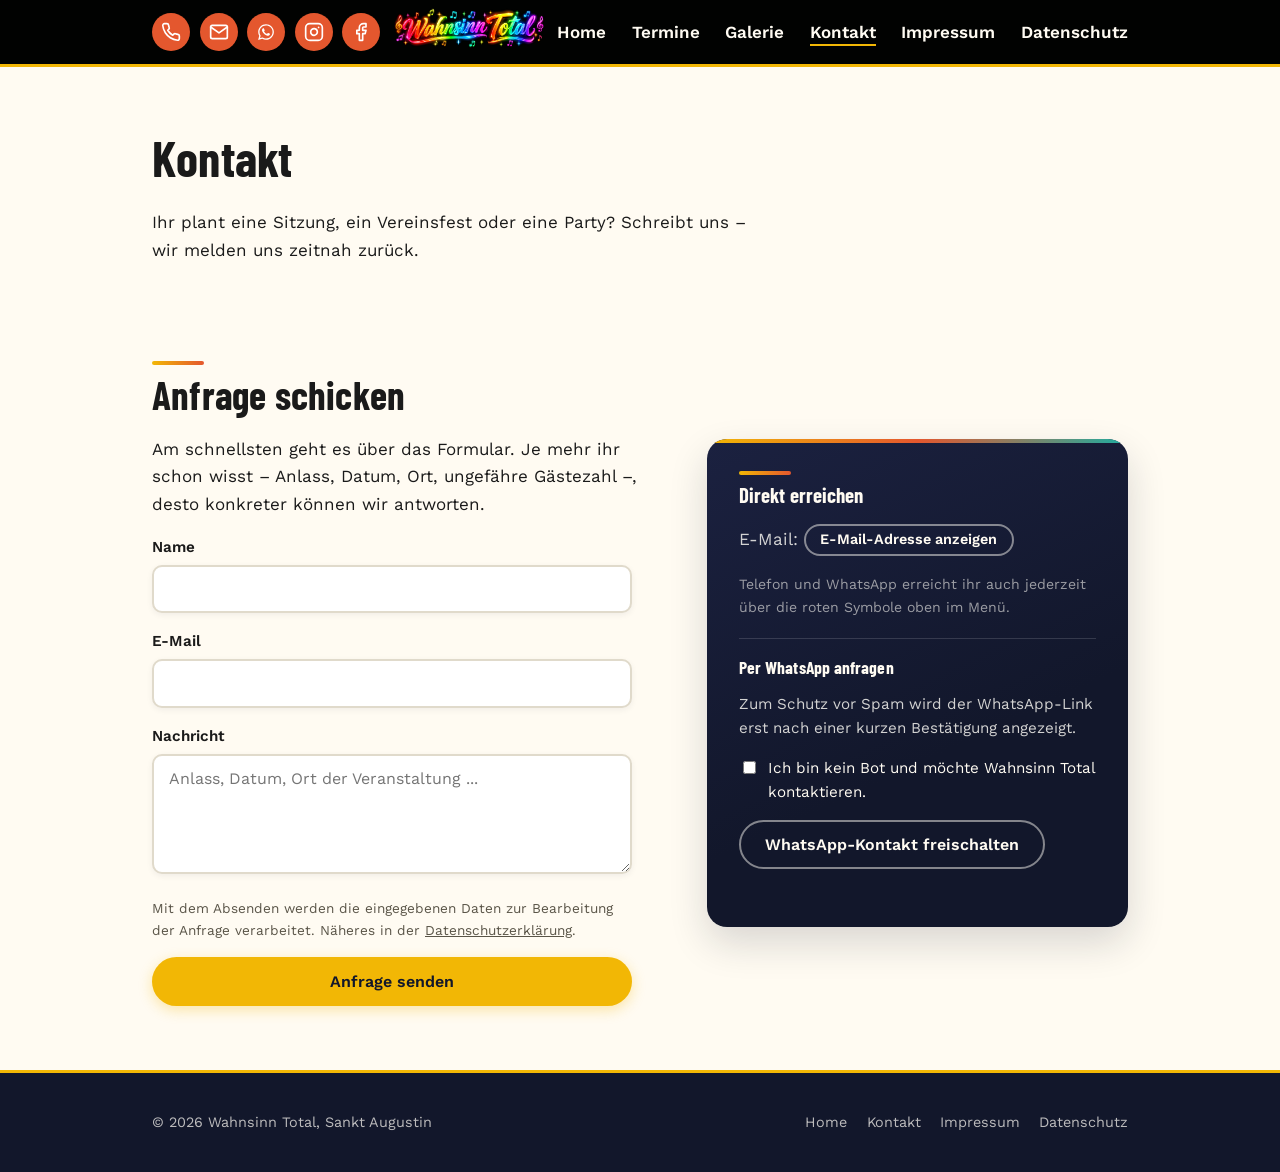
<file: kontakt.html>
<!DOCTYPE html>
<html lang="de">
<head>
<meta charset="UTF-8">
<meta name="viewport" content="width=device-width, initial-scale=1.0">
<title>Kontakt – Wahnsinn Total</title>
<meta name="description" content="Wahnsinn Total für einen Auftritt anfragen: per Formular, E-Mail oder WhatsApp. Wir melden uns zeitnah zurück.">
<link rel="canonical" href="https://wahnsinn-total.de/kontakt.html">
<meta name="theme-color" content="#12172B">

<!-- Vorschau beim Teilen (WhatsApp, Facebook, Instagram) -->
<meta property="og:type" content="website">
<meta property="og:site_name" content="Wahnsinn Total">
<meta property="og:locale" content="de_DE">
<meta property="og:title" content="Kontakt – Wahnsinn Total">
<meta property="og:description" content="Wahnsinn Total für einen Auftritt anfragen: per Formular, E-Mail oder WhatsApp. Wir melden uns zeitnah zurück.">
<meta property="og:url" content="https://wahnsinn-total.de/kontakt.html">
<meta property="og:image" content="https://wahnsinn-total.de/assets/img/band-hero-bg.jpg">
<meta name="twitter:card" content="summary_large_image">

<link rel="icon" href="assets/img/favicon.png" type="image/png">
<link rel="apple-touch-icon" href="assets/img/apple-touch-icon.png">

<link rel="preconnect" href="https://fonts.googleapis.com">
<link rel="preconnect" href="https://fonts.gstatic.com" crossorigin>
<link href="https://fonts.googleapis.com/css2?family=Barlow+Condensed:wght@600;700&family=Work+Sans:wght@400;500;600&family=Baloo+2:wght@700;800&family=Caveat:wght@600;700&display=swap" rel="stylesheet">
<link rel="stylesheet" href="assets/style.css">
</head>
<body>

<a class="skip-link" href="#inhalt">Zum Inhalt springen</a>

<header class="site-header">
  <div class="container header-inner">

    <div class="header-left">
      <a href="#" id="phone-link" class="icon-btn" aria-label="Wahnsinn Total anrufen"><svg width="20" height="20" viewBox="0 0 24 24" fill="none" stroke="currentColor" stroke-width="2" stroke-linecap="round" stroke-linejoin="round"><path d="M22 16.92v3a2 2 0 0 1-2.18 2 19.79 19.79 0 0 1-8.63-3.07 19.5 19.5 0 0 1-6-6 19.79 19.79 0 0 1-3.07-8.67A2 2 0 0 1 4.11 2h3a2 2 0 0 1 2 1.72c.127.96.361 1.903.7 2.81a2 2 0 0 1-.45 2.11L8.09 9.91a16 16 0 0 0 6 6l1.27-1.27a2 2 0 0 1 2.11-.45c.907.339 1.85.573 2.81.7A2 2 0 0 1 22 16.92z"/></svg></a>
      <a href="#" id="mail-header-link" class="icon-btn" aria-label="E-Mail an Wahnsinn Total schreiben"><svg width="20" height="20" viewBox="0 0 24 24" fill="none" stroke="currentColor" stroke-width="2" stroke-linecap="round" stroke-linejoin="round"><path d="M4 4h16c1.1 0 2 .9 2 2v12c0 1.1-.9 2-2 2H4c-1.1 0-2-.9-2-2V6c0-1.1.9-2 2-2z"/><path d="m22 6-10 7L2 6"/></svg></a>
      <a href="#" id="whatsapp-header-link" class="icon-btn" aria-label="Wahnsinn Total per WhatsApp schreiben" target="_blank" rel="noopener"><svg width="18" height="18" viewBox="0 0 448 512" fill="currentColor"><path d="M380.9 97.1C339 55.1 283.2 32 223.9 32c-122.4 0-222 99.6-222 222 0 39.1 10.2 77.3 29.6 111L0 480l117.7-30.9c32.4 17.7 68.9 27 106.1 27h.1c122.3 0 224.1-99.6 224.1-222 0-59.3-25.2-115-67.1-157zm-157 341.6c-33.2 0-65.7-8.9-94-25.7l-6.7-4-69.8 18.3L72 359.2l-4.4-7c-18.5-29.4-28.2-63.3-28.2-98.2 0-101.7 82.8-184.5 184.6-184.5 49.3 0 95.6 19.2 130.4 54.1 34.8 34.9 56.2 81.2 56.1 130.5 0 101.8-84.9 184.6-186.6 184.6zm101.2-138.2c-5.5-2.8-32.8-16.2-37.9-18-5.1-1.9-8.8-2.8-12.5 2.8-3.7 5.6-14.3 18-17.6 21.8-3.2 3.7-6.5 4.2-12 1.4-32.6-16.3-54-29.1-75.5-66-5.7-9.8 5.7-9.1 16.3-30.3 1.8-3.7.9-6.9-.5-9.7-1.4-2.8-12.5-30.1-17.1-41.2-4.5-10.8-9.1-9.3-12.5-9.5-3.2-.2-6.9-.2-10.6-.2-3.7 0-9.7 1.4-14.8 6.9-5.1 5.6-19.4 19-19.4 46.3 0 27.3 19.9 53.7 22.6 57.4 2.8 3.7 39.1 59.7 94.8 83.8 35.2 15.2 49 16.5 66.6 13.9 10.7-1.6 32.8-13.4 37.4-26.4 4.6-13 4.6-24.1 3.2-26.4-1.3-2.5-5-3.9-10.5-6.6z"/></svg></a>
      <a href="https://www.instagram.com/wahnsinntotal/" class="icon-btn" aria-label="Wahnsinn Total auf Instagram" target="_blank" rel="noopener"><svg width="20" height="20" viewBox="0 0 24 24" fill="none" stroke="currentColor" stroke-width="2" stroke-linecap="round" stroke-linejoin="round"><rect x="2" y="2" width="20" height="20" rx="5" ry="5"/><path d="M16 11.37A4 4 0 1 1 12.63 8 4 4 0 0 1 16 11.37z"/><line x1="17.5" y1="6.5" x2="17.51" y2="6.5"/></svg></a>
      <a href="https://www.facebook.com/profile.php?id=100063713760510" class="icon-btn" aria-label="Wahnsinn Total auf Facebook" target="_blank" rel="noopener"><svg width="20" height="20" viewBox="0 0 24 24" fill="none" stroke="currentColor" stroke-width="2" stroke-linecap="round" stroke-linejoin="round"><path d="M18 2h-3a5 5 0 0 0-5 5v3H7v4h3v8h4v-8h3l1-4h-4V7a1 1 0 0 1 1-1h3z"/></svg></a>
    </div>

    <a href="index.html" class="brand" aria-label="Wahnsinn Total – zur Startseite">
      <img src="assets/img/logo-wahnsinn-total.png" alt="Wahnsinn Total" class="brand-logo-img" width="200" height="40">
    </a>

    <div class="header-right">
      <button class="nav-toggle" aria-label="Menü öffnen" aria-expanded="false" aria-controls="hauptnavigation">&#9776;</button>
      <nav class="main-nav" id="hauptnavigation" aria-label="Hauptnavigation">
        <ul>
          <li><a href="index.html">Home</a></li>
          <li><a href="termine.html">Termine</a></li>
          <li><a href="galerie.html">Galerie</a></li>
          <li><a href="kontakt.html" aria-current="page">Kontakt</a></li>
          <li><a href="impressum.html">Impressum</a></li>
          <li><a href="datenschutz.html">Datenschutz</a></li>
        </ul>
      </nav>
    </div>

  </div>
</header>

<main id="inhalt">

<section>
  <div class="container">
    <h1>Kontakt</h1>
    <p class="lead measure">Ihr plant eine Sitzung, ein Vereinsfest oder eine Party? Schreibt uns – wir melden uns zeitnah zurück.</p>
  </div>
</section>

<section class="section--tight">
  <div class="container grid-2">
    <div>
      <h2>Anfrage schicken</h2>
      <p>Am schnellsten geht es über das Formular. Je mehr ihr schon wisst – Anlass, Datum, Ort, ungefähre Gästezahl –, desto konkreter können wir antworten.</p>

      <!--
        Hinweis zur Technik (kein eigener Server noetig):
        Das Formular sendet ueber FormSubmit.co an info@wahnsinn-total.de.
        Beim allerersten Versand muss die Empfaengeradresse einmalig
        ueber einen Link in einer E-Mail von FormSubmit bestaetigt werden.
        _next fuehrt nach dem Absenden zurueck auf diese Seite.
      -->
      <form class="stacked" action="https://formsubmit.co/info@wahnsinn-total.de" method="POST">
        <input type="hidden" name="_subject" value="Neue Anfrage über wahnsinn-total.de">
        <input type="hidden" name="_next" value="https://wahnsinn-total.de/kontakt.html?danke=1">
        <input type="hidden" name="_captcha" value="true">
        <input type="hidden" name="_template" value="table">
        <!-- Honeypot gegen Formular-Spam -->
        <input type="text" name="_honey" class="hp-field" tabindex="-1" autocomplete="off" aria-hidden="true">

        <div>
          <label for="name">Name</label>
          <input type="text" id="name" name="Name" autocomplete="name" required>
        </div>
        <div>
          <label for="email">E-Mail</label>
          <input type="email" id="email" name="E-Mail" autocomplete="email" required>
        </div>
        <div>
          <label for="nachricht">Nachricht</label>
          <textarea id="nachricht" name="Nachricht" required placeholder="Anlass, Datum, Ort der Veranstaltung ..."></textarea>
        </div>

        <p class="form-hinweis">Mit dem Absenden werden die eingegebenen Daten zur Bearbeitung der Anfrage verarbeitet. Näheres in der <a href="datenschutz.html">Datenschutzerklärung</a>.</p>

        <button type="submit" class="btn btn-primary">Anfrage senden</button>
      </form>

      <p id="danke-hinweis" class="danke-hinweis" role="status" hidden>Danke für deine Nachricht – wir melden uns!</p>
    </div>

    <div class="contact-card">
      <h2 class="card-title">Direkt erreichen</h2>

      <p class="card-text">
        E-Mail:
        <span id="mail-reveal-wrap">
          <button type="button" id="mail-reveal-btn" class="btn btn-outline btn-small">E-Mail-Adresse anzeigen</button>
        </span>
      </p>
      <p class="card-note">Telefon und WhatsApp erreicht ihr auch jederzeit über die roten Symbole oben im Menü.</p>

      <div class="whatsapp-gate">
        <h3>Per WhatsApp anfragen</h3>
        <p class="card-text">Zum Schutz vor Spam wird der WhatsApp-Link erst nach einer kurzen Bestätigung angezeigt.</p>

        <!-- Honeypot: fuer Menschen unsichtbar, Bots fuellen es oft automatisch aus -->
        <div class="hp-field" aria-hidden="true">
          <label for="hp-website">Website</label>
          <input type="text" id="hp-website" name="hp-website" tabindex="-1" autocomplete="off">
        </div>

        <label class="gate-check">
          <input type="checkbox" id="confirm-human">
          <span>Ich bin kein Bot und möchte Wahnsinn Total kontaktieren.</span>
        </label>

        <button type="button" id="unlock-whatsapp" class="btn btn-outline">WhatsApp-Kontakt freischalten</button>
        <div class="gate-status" role="status"></div>
        <div class="whatsapp-link-wrap"></div>
      </div>
    </div>
  </div>
</section>
</main>

<footer class="site-footer">
  <div class="container">
    <span>&copy; <span id="year"></span> Wahnsinn Total, Sankt Augustin</span>
    <ul>
      <li><a href="index.html">Home</a></li>
      <li><a href="kontakt.html">Kontakt</a></li>
      <li><a href="impressum.html">Impressum</a></li>
      <li><a href="datenschutz.html">Datenschutz</a></li>
    </ul>
  </div>
</footer>

<script src="assets/script.js"></script>
</body>
</html>
</file>
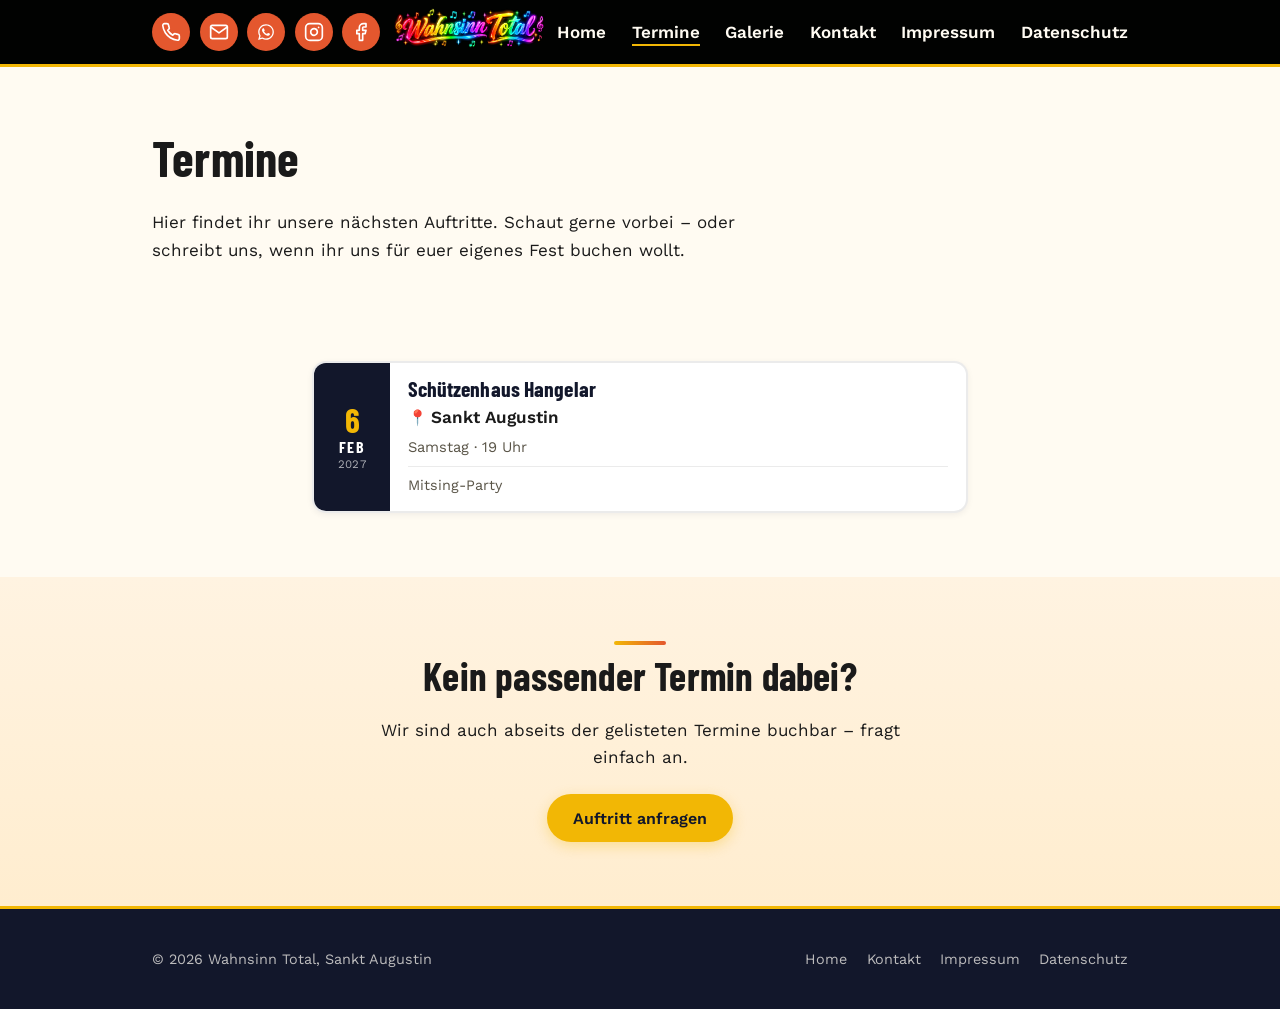
<file: termine.html>
<!DOCTYPE html>
<html lang="de">
<head>
<meta charset="UTF-8">
<meta name="viewport" content="width=device-width, initial-scale=1.0">
<title>Termine – Wahnsinn Total</title>
<meta name="description" content="Die nächsten Auftrittstermine von Wahnsinn Total – Datum, Uhrzeit und Ort auf einen Blick.">
<link rel="canonical" href="https://wahnsinn-total.de/termine.html">
<meta name="theme-color" content="#12172B">

<!-- Vorschau beim Teilen (WhatsApp, Facebook, Instagram) -->
<meta property="og:type" content="website">
<meta property="og:site_name" content="Wahnsinn Total">
<meta property="og:locale" content="de_DE">
<meta property="og:title" content="Termine – Wahnsinn Total">
<meta property="og:description" content="Die nächsten Auftrittstermine von Wahnsinn Total – Datum, Uhrzeit und Ort auf einen Blick.">
<meta property="og:url" content="https://wahnsinn-total.de/termine.html">
<meta property="og:image" content="https://wahnsinn-total.de/assets/img/band-hero-bg.jpg">
<meta name="twitter:card" content="summary_large_image">

<link rel="icon" href="assets/img/favicon.png" type="image/png">
<link rel="apple-touch-icon" href="assets/img/apple-touch-icon.png">

<link rel="preconnect" href="https://fonts.googleapis.com">
<link rel="preconnect" href="https://fonts.gstatic.com" crossorigin>
<link href="https://fonts.googleapis.com/css2?family=Barlow+Condensed:wght@600;700&family=Work+Sans:wght@400;500;600&family=Baloo+2:wght@700;800&family=Caveat:wght@600;700&display=swap" rel="stylesheet">
<link rel="stylesheet" href="assets/style.css">
</head>
<body>

<a class="skip-link" href="#inhalt">Zum Inhalt springen</a>

<header class="site-header">
  <div class="container header-inner">

    <div class="header-left">
      <a href="#" id="phone-link" class="icon-btn" aria-label="Wahnsinn Total anrufen"><svg width="20" height="20" viewBox="0 0 24 24" fill="none" stroke="currentColor" stroke-width="2" stroke-linecap="round" stroke-linejoin="round"><path d="M22 16.92v3a2 2 0 0 1-2.18 2 19.79 19.79 0 0 1-8.63-3.07 19.5 19.5 0 0 1-6-6 19.79 19.79 0 0 1-3.07-8.67A2 2 0 0 1 4.11 2h3a2 2 0 0 1 2 1.72c.127.96.361 1.903.7 2.81a2 2 0 0 1-.45 2.11L8.09 9.91a16 16 0 0 0 6 6l1.27-1.27a2 2 0 0 1 2.11-.45c.907.339 1.85.573 2.81.7A2 2 0 0 1 22 16.92z"/></svg></a>
      <a href="#" id="mail-header-link" class="icon-btn" aria-label="E-Mail an Wahnsinn Total schreiben"><svg width="20" height="20" viewBox="0 0 24 24" fill="none" stroke="currentColor" stroke-width="2" stroke-linecap="round" stroke-linejoin="round"><path d="M4 4h16c1.1 0 2 .9 2 2v12c0 1.1-.9 2-2 2H4c-1.1 0-2-.9-2-2V6c0-1.1.9-2 2-2z"/><path d="m22 6-10 7L2 6"/></svg></a>
      <a href="#" id="whatsapp-header-link" class="icon-btn" aria-label="Wahnsinn Total per WhatsApp schreiben" target="_blank" rel="noopener"><svg width="18" height="18" viewBox="0 0 448 512" fill="currentColor"><path d="M380.9 97.1C339 55.1 283.2 32 223.9 32c-122.4 0-222 99.6-222 222 0 39.1 10.2 77.3 29.6 111L0 480l117.7-30.9c32.4 17.7 68.9 27 106.1 27h.1c122.3 0 224.1-99.6 224.1-222 0-59.3-25.2-115-67.1-157zm-157 341.6c-33.2 0-65.7-8.9-94-25.7l-6.7-4-69.8 18.3L72 359.2l-4.4-7c-18.5-29.4-28.2-63.3-28.2-98.2 0-101.7 82.8-184.5 184.6-184.5 49.3 0 95.6 19.2 130.4 54.1 34.8 34.9 56.2 81.2 56.1 130.5 0 101.8-84.9 184.6-186.6 184.6zm101.2-138.2c-5.5-2.8-32.8-16.2-37.9-18-5.1-1.9-8.8-2.8-12.5 2.8-3.7 5.6-14.3 18-17.6 21.8-3.2 3.7-6.5 4.2-12 1.4-32.6-16.3-54-29.1-75.5-66-5.7-9.8 5.7-9.1 16.3-30.3 1.8-3.7.9-6.9-.5-9.7-1.4-2.8-12.5-30.1-17.1-41.2-4.5-10.8-9.1-9.3-12.5-9.5-3.2-.2-6.9-.2-10.6-.2-3.7 0-9.7 1.4-14.8 6.9-5.1 5.6-19.4 19-19.4 46.3 0 27.3 19.9 53.7 22.6 57.4 2.8 3.7 39.1 59.7 94.8 83.8 35.2 15.2 49 16.5 66.6 13.9 10.7-1.6 32.8-13.4 37.4-26.4 4.6-13 4.6-24.1 3.2-26.4-1.3-2.5-5-3.9-10.5-6.6z"/></svg></a>
      <a href="https://www.instagram.com/wahnsinntotal/" class="icon-btn" aria-label="Wahnsinn Total auf Instagram" target="_blank" rel="noopener"><svg width="20" height="20" viewBox="0 0 24 24" fill="none" stroke="currentColor" stroke-width="2" stroke-linecap="round" stroke-linejoin="round"><rect x="2" y="2" width="20" height="20" rx="5" ry="5"/><path d="M16 11.37A4 4 0 1 1 12.63 8 4 4 0 0 1 16 11.37z"/><line x1="17.5" y1="6.5" x2="17.51" y2="6.5"/></svg></a>
      <a href="https://www.facebook.com/profile.php?id=100063713760510" class="icon-btn" aria-label="Wahnsinn Total auf Facebook" target="_blank" rel="noopener"><svg width="20" height="20" viewBox="0 0 24 24" fill="none" stroke="currentColor" stroke-width="2" stroke-linecap="round" stroke-linejoin="round"><path d="M18 2h-3a5 5 0 0 0-5 5v3H7v4h3v8h4v-8h3l1-4h-4V7a1 1 0 0 1 1-1h3z"/></svg></a>
    </div>

    <a href="index.html" class="brand" aria-label="Wahnsinn Total – zur Startseite">
      <img src="assets/img/logo-wahnsinn-total.png" alt="Wahnsinn Total" class="brand-logo-img" width="200" height="40">
    </a>

    <div class="header-right">
      <button class="nav-toggle" aria-label="Menü öffnen" aria-expanded="false" aria-controls="hauptnavigation">&#9776;</button>
      <nav class="main-nav" id="hauptnavigation" aria-label="Hauptnavigation">
        <ul>
          <li><a href="index.html">Home</a></li>
          <li><a href="termine.html" aria-current="page">Termine</a></li>
          <li><a href="galerie.html">Galerie</a></li>
          <li><a href="kontakt.html">Kontakt</a></li>
          <li><a href="impressum.html">Impressum</a></li>
          <li><a href="datenschutz.html">Datenschutz</a></li>
        </ul>
      </nav>
    </div>

  </div>
</header>

<main id="inhalt">

<section>
  <div class="container">
    <h1>Termine</h1>
    <p class="lead measure">Hier findet ihr unsere nächsten Auftritte. Schaut gerne vorbei – oder schreibt uns, wenn ihr uns für euer eigenes Fest buchen wollt.</p>
  </div>
</section>

<section class="section--tight">
  <div class="container container--narrow">
    <div id="termine-liste" class="termine-liste">
      <p class="termin-hinweis">Termine werden geladen …</p>
    </div>
  </div>
</section>

<section class="section-alt">
  <div class="container container--center">
    <h2>Kein passender Termin dabei?</h2>
    <p class="measure-center">Wir sind auch abseits der gelisteten Termine buchbar – fragt einfach an.</p>
    <a class="btn btn-primary" href="kontakt.html">Auftritt anfragen</a>
  </div>
</section>
</main>

<footer class="site-footer">
  <div class="container">
    <span>&copy; <span id="year"></span> Wahnsinn Total, Sankt Augustin</span>
    <ul>
      <li><a href="index.html">Home</a></li>
      <li><a href="kontakt.html">Kontakt</a></li>
      <li><a href="impressum.html">Impressum</a></li>
      <li><a href="datenschutz.html">Datenschutz</a></li>
    </ul>
  </div>
</footer>

<script src="assets/script.js"></script>
<script src="assets/xlsx.full.min.js"></script>
<script>WT.initTermine('termine-liste');</script>
</body>
</html>
</file>
<file: assets/style.css>
/* ============================================
   Wahnsinn Total – Sankt Augustin
   Modern, schlicht, mit Live-Bühnen-Energie
   ============================================ */

:root {
  --navy: #12172B;
  --navy-soft: #1B2140;
  --cream: #FFFBF2;
  --ink: #1A1A1A;
  --gold: #F2B705;
  --red: #E4572E;
  --teal: #1FADA0;
  --violet: #7B4FE0;
  --line: rgba(255,255,255,0.14);
  --line-dark: rgba(0,0,0,0.08);
  --radius: 14px;
  --radius-lg: 20px;
  --max: 1040px;

  /* Abgestufte Schatten statt Einzelwerte quer durch die Datei */
  --shadow-sm: 0 2px 6px rgba(18,23,43,0.06);
  --shadow-md: 0 6px 18px rgba(18,23,43,0.10);
  --shadow-lg: 0 16px 38px rgba(18,23,43,0.16);
  --shadow-xl: 0 26px 60px rgba(18,23,43,0.24);

  /* Markenfarben der Kontaktkanaele, nur fuer den Hover */
  --c-whatsapp: #25D366;
  --c-instagram: #C13584;
  --c-facebook: #1877F2;

  --ease: cubic-bezier(0.16, 1, 0.3, 1);
}

* { box-sizing: border-box; }

html {
  scroll-behavior: smooth;
  /* verhindert, dass Ankerziele unter dem klebenden Header landen */
  scroll-padding-top: 80px;
}

::selection {
  background: var(--gold);
  color: var(--navy);
}

body {
  margin: 0;
  background: var(--cream);
  color: var(--ink);
  font-family: 'Work Sans', -apple-system, sans-serif;
  font-size: 17px;
  line-height: 1.6;
}

h1, h2, h3, .brand {
  font-family: 'Barlow Condensed', sans-serif;
  font-weight: 700;
  letter-spacing: 0.005em;
  line-height: 1.08;
  margin: 0 0 0.5em;
  text-wrap: balance;
}

h1 { font-size: clamp(2.1rem, 5.5vw, 3.1rem); }
h2 { font-size: clamp(1.75rem, 4vw, 2.45rem); }
h3 { font-size: 1.3rem; }

p { text-wrap: pretty; }

p { max-width: 65ch; }

a { color: inherit; }

img { max-width: 100%; display: block; border-radius: var(--radius); }

.container {
  max-width: var(--max);
  margin: 0 auto;
  padding: 0 1.5rem;
}

/* ---------- Header ---------- */

.site-header {
  background: #010201;
  color: var(--cream);
  position: sticky;
  top: 0;
  z-index: 20;
  border-bottom: 3px solid var(--gold);
  transition: box-shadow 0.25s ease;
}

/* Klasse wird in script.js gesetzt, sobald die Seite gescrollt ist */
.site-header.scrolled {
  box-shadow: 0 6px 24px rgba(0,0,0,0.45);
}

.header-inner {
  display: flex;
  align-items: center;
  gap: 0.6rem;
  min-height: 64px;
}

.header-left {
  flex: 0 0 auto;
  display: flex;
  align-items: center;
  gap: 0.6rem;
}

.header-right {
  flex: 0 0 auto;
  display: flex;
  align-items: center;
  gap: 1.6rem;
}

.icon-btn {
  display: flex;
  align-items: center;
  justify-content: center;
  width: 38px;
  height: 38px;
  border-radius: 50%;
  background: var(--red);
  color: #fff;
  flex-shrink: 0;
  text-decoration: none;
  transition: transform 0.18s var(--ease), background-color 0.18s ease;
}

.icon-btn:hover {
  background: #ef6b45;
  transform: translateY(-2px) scale(1.06);
}

.icon-btn:active { transform: translateY(0) scale(0.98); }

/* Beim Hover nimmt jedes Symbol die Farbe seines Kanals an –
   im Ruhezustand bleibt die Leiste einheitlich rot. */
#whatsapp-header-link:hover { background: var(--c-whatsapp); color: #0a3d24; }
.header-left a[aria-label*="Instagram"]:hover { background: var(--c-instagram); }
.header-left a[aria-label*="Facebook"]:hover  { background: var(--c-facebook); }

.brand {
  flex: 1 1 auto;
  min-width: 0;
  display: flex;
  align-items: center;
  justify-content: center;
}

.brand-logo-img {
  height: 40px;
  width: auto;
  display: block;
}

nav.main-nav ul {
  list-style: none;
  display: flex;
  gap: 1.6rem;
  margin: 0;
  padding: 0;
}

nav.main-nav a {
  position: relative;
  text-decoration: none;
  font-weight: 600;
  padding: 0.3rem 0;
}

/* Der Unterstrich waechst aus der Mitte, statt hart umzuspringen */
nav.main-nav a::after {
  content: "";
  position: absolute;
  left: 0;
  right: 0;
  bottom: 0;
  height: 2px;
  background: var(--gold);
  transform: scaleX(0);
  transition: transform 0.22s var(--ease);
}

nav.main-nav a:hover::after,
nav.main-nav a[aria-current="page"]::after {
  transform: scaleX(1);
}

.nav-toggle {
  display: none;
  background: none;
  border: none;
  color: var(--cream);
  font-size: 1.8rem;
  cursor: pointer;
}

@media (max-width: 640px) {
  .nav-toggle { display: block; }
  .brand { flex: 0 0 auto; justify-content: flex-start; }
  .header-right { margin-left: auto; }
  .header-left { gap: 0.25rem; }
  .header-left .icon-btn { width: 26px; height: 26px; }
  .header-left .icon-btn svg { width: 14px; height: 14px; }
  .brand-logo-img { height: 28px; }
  nav.main-nav {
    display: none;
  }
  nav.main-nav.open {
    display: block;
    position: absolute;
    top: 100%;
    left: 0;
    right: 0;
    background: #010201;
    padding: 0 1.5rem 0.5rem;
    z-index: 30;
  }
  .site-header .container { flex-wrap: wrap; }
  nav.main-nav ul {
    flex-direction: column;
    gap: 0;
    padding: 0.5rem 0 1rem;
  }
  nav.main-nav a { display: block; padding: 0.6rem 0; }
}

/* ---------- Hero ---------- */

.hero {
  background: linear-gradient(135deg, var(--navy) 45%, var(--navy-soft) 100%);
  color: var(--cream);
  padding: 4.5rem 0 5rem;
  position: relative;
  overflow: hidden;
}

.hero::after {
  content: "";
  position: absolute;
  right: -80px;
  top: -80px;
  width: 320px;
  height: 320px;
  background: var(--gold);
  opacity: 0.18;
  border-radius: 50%;
}

/* Konfetti-Punkte als dezente Streuung */
.confetti {
  position: absolute;
  inset: 0;
  pointer-events: none;
  background-image:
    radial-gradient(circle, var(--gold) 5px, transparent 6px),
    radial-gradient(circle, var(--red) 4px, transparent 5px),
    radial-gradient(circle, var(--teal) 4px, transparent 5px),
    radial-gradient(circle, var(--violet) 3px, transparent 4px);
  background-repeat: repeat;
  background-size: 140px 140px, 190px 190px, 160px 160px, 120px 120px;
  background-position: 10px 20px, 80px 90px, 40px 130px, 110px 40px;
  opacity: 0.5;
}

.hero h1 {
  font-size: clamp(2.6rem, 8vw, 4.6rem);
  color: var(--cream);
  max-width: 14ch;
}

.hero-fullbleed {
  background: var(--navy);
  padding: 0 0 3.5rem;
  min-height: 0;
  display: block;
  overflow: visible;
}

.hero-fullbleed::after { display: none; }

/* Bildhöhe hängt vom Bild selbst ab (echtes Seitenverhältnis), nicht vom
   Textinhalt darunter - dadurch werden nie Gesichter seitlich abgeschnitten,
   egal wie viel Platz Zitat/Logo/Buttons brauchen. */
.hero-media {
  position: relative;
  width: 100%;
  aspect-ratio: 1600 / 1000;
  max-height: 560px;
  overflow: hidden;
}

.hero-bg-img {
  width: 100%;
  height: 100%;
  object-fit: cover;
  object-position: 50% 22%;
  display: block;
  border-radius: 0;
}

.hero-media .hero-overlay {
  position: absolute;
  inset: 0;
  background: linear-gradient(180deg, rgba(18,23,43,0.05) 0%, rgba(18,23,43,0.55) 55%, rgba(18,23,43,0.94) 100%);
}

.hero-content {
  position: relative;
  z-index: 2;
  margin-top: -70px;
  display: flex;
  flex-direction: column;
  align-items: center;
  width: 100%;
}

@media (max-width: 480px) {
  .hero-content { margin-top: -40px; }
}

.hero-quote {
  font-family: 'Caveat', cursive;
  font-weight: 700;
  font-size: clamp(1.8rem, 5.5vw, 3rem);
  color: #fff;
  text-align: center;
  text-shadow: 0 3px 12px rgba(0,0,0,0.5);
  max-width: 20ch;
  margin: 0 0 1.6rem;
  line-height: 1.2;
}

.logo-frame {
  background: transparent;
  padding: 0;
  border-radius: 0;
  transform: none;
  box-shadow: none;
  display: flex;
  flex-direction: column;
  align-items: center;
  justify-content: center;
  max-width: 100%;
}

@media (max-width: 380px) {
  .logo-frame { padding: 1.1rem 0.6rem; }
}

.hero-logo-img {
  display: block;
  width: 420px;
  max-width: 100%;
  height: auto;
  filter: drop-shadow(0 8px 20px rgba(0,0,0,0.55));
}

@media (max-width: 480px) {
  .hero-logo-img { width: 300px; }
}

@media (max-width: 380px) {
  .hero-logo-img { width: 240px; }
}

.hero h1 em {
  font-style: normal;
  color: var(--gold);
}

.hero .lead {
  font-size: 1.15rem;
  max-width: 46ch;
  color: rgba(245,243,238,0.85);
}

.hero .actions {
  display: flex;
  flex-wrap: wrap;
  gap: 0.9rem;
  margin-top: 1.8rem;
}

/* ---------- Buttons ---------- */

.btn {
  display: inline-flex;
  align-items: center;
  justify-content: center;
  gap: 0.5rem;
  padding: 0.78rem 1.5rem;
  border-radius: 999px;
  font-weight: 600;
  text-decoration: none;
  border: 2px solid transparent;
  cursor: pointer;
  font-size: 1rem;
  font-family: inherit;
  line-height: 1.2;
  transition: transform 0.18s var(--ease),
              box-shadow 0.18s ease,
              background-color 0.18s ease,
              border-color 0.18s ease;
}

.btn:hover { transform: translateY(-2px); }
.btn:active { transform: translateY(0); }

.btn-primary {
  background: var(--gold);
  color: var(--navy);
  box-shadow: 0 4px 14px rgba(242,183,5,0.32);
}
.btn-primary:hover {
  background: #ffc61f;
  box-shadow: 0 8px 22px rgba(242,183,5,0.42);
}

.btn-outline {
  border-color: rgba(245,243,238,0.5);
  color: var(--cream);
  background: transparent;
}
.btn-outline:hover {
  border-color: var(--cream);
  background: rgba(255,255,255,0.08);
}

/* Auf hellem Grund braucht der Umriss-Button dunkle Kontraste.
   (Nicht mehr "section:not([class])": script.js gibt jedem Abschnitt
   die Klasse .reveal, dadurch griff die Regel nie und der Button war
   hell auf hellem Grund unsichtbar.) */
.section-alt .btn-outline,
.section-teal .btn-outline,
main > section:where(:not(.hero)) .btn-outline {
  border-color: rgba(18,23,43,0.35);
  color: var(--navy);
}
.section-alt .btn-outline:hover,
.section-teal .btn-outline:hover,
main > section:where(:not(.hero)) .btn-outline:hover {
  border-color: var(--navy);
  background: rgba(18,23,43,0.06);
}

/* ... ausser in der dunklen Kontaktkarte */
.contact-card .btn-outline {
  border-color: rgba(245,243,238,0.5);
  color: var(--cream);
}
.contact-card .btn-outline:hover {
  border-color: var(--cream);
  background: rgba(255,255,255,0.08);
}

.btn-whatsapp {
  background: #25D366;
  color: #0a3d24;
}
.btn-whatsapp:hover { background: #33e075; }

.btn:disabled {
  opacity: 0.5;
  cursor: not-allowed;
  transform: none;
  box-shadow: none;
}

/* ---------- Einsatzgebiet-Karte ---------- */

.radius-map {
  border-radius: var(--radius-lg);
  overflow: hidden;
  box-shadow: var(--shadow-xl);
  line-height: 0;
}

.radius-map svg {
  width: 100%;
  height: auto;
  display: block;
}

/* ---------- Sections ---------- */

section { padding: 4rem 0; }

/* Frueher lag zwischen JEDEN zwei Abschnitten eine graue Linie – auch
   dort, wo ohnehin die Hintergrundfarbe wechselt. Die Linie erscheint
   jetzt nur noch zwischen zwei gleich hellen Abschnitten. */
:where(section:not(.hero, .section-alt, .section-teal, .legal, .section--tight))
  + :where(section:not(.hero, .section-alt, .section-teal, .legal, .section--tight)) {
  border-top: 1px solid var(--line-dark);
}

@media (max-width: 640px) {
  section { padding: 2.8rem 0; }
}

.section-alt {
  background: linear-gradient(180deg, #FFF3E1 0%, #FFEDCF 100%);
}

.section-teal {
  background: linear-gradient(180deg, #E9F9F6 0%, #DCF3EF 100%);
}

.btn-red {
  background: var(--red);
  color: #fff;
  box-shadow: 0 4px 14px rgba(228,87,46,0.32);
}
.btn-red:hover {
  background: #ef6b45;
  box-shadow: 0 8px 22px rgba(228,87,46,0.42);
}

.chips {
  display: flex;
  flex-wrap: wrap;
  gap: 0.6rem;
  margin-top: 1.4rem;
}

.chip {
  background: #fff;
  border: 2px solid var(--line-dark);
  border-radius: 999px;
  padding: 0.5rem 1rem;
  font-weight: 600;
  font-size: 0.92rem;
  display: inline-flex;
  align-items: center;
  gap: 0.4rem;
  box-shadow: var(--shadow-sm);
  transition: transform 0.18s var(--ease), box-shadow 0.18s ease;
}

.chip:hover {
  transform: translateY(-2px);
  box-shadow: var(--shadow-md);
}
.chip:nth-child(4n+1) { border-color: var(--gold); }
.chip:nth-child(4n+2) { border-color: var(--red); }
.chip:nth-child(4n+3) { border-color: var(--teal); }
.chip:nth-child(4n+4) { border-color: var(--violet); }

.grid-2 {
  display: grid;
  grid-template-columns: 1.1fr 0.9fr;
  gap: 2.5rem;
  align-items: center;
}

@media (max-width: 720px) {
  .grid-2 { grid-template-columns: 1fr; }
}

.photo-strip {
  display: grid;
  grid-template-columns: repeat(3, 1fr);
  gap: 0.8rem;
  margin-top: 2rem;
}

.photo-strip .ph {
  aspect-ratio: 4/3;
  width: 100%;
  height: 100%;
  object-fit: cover;
  object-position: 50% 20%;
  border-radius: var(--radius);
  background: var(--navy);
  box-shadow: var(--shadow-sm);
  transition: transform 0.22s var(--ease), box-shadow 0.22s ease;
}

.photo-strip .ph:hover {
  transform: translateY(-3px) scale(1.02);
  box-shadow: var(--shadow-lg);
  position: relative;
  z-index: 2;
}

/* ---------- Galerie ---------- */

.gallery-grid {
  display: grid;
  grid-template-columns: repeat(3, 1fr);
  gap: 1rem;
  margin-top: 1.5rem;
}

@media (max-width: 720px) {
  .gallery-grid { grid-template-columns: repeat(2, 1fr); }
}
@media (max-width: 460px) {
  .gallery-grid { grid-template-columns: 1fr; }
}

.gallery-grid a {
  display: block;
  border-radius: var(--radius);
  overflow: hidden;
  aspect-ratio: 4/3;
  outline-offset: 3px;
  box-shadow: var(--shadow-sm);
  transition: transform 0.22s var(--ease), box-shadow 0.22s ease;
}

.gallery-grid a:hover {
  transform: translateY(-4px);
  box-shadow: var(--shadow-xl);
  z-index: 2;
}

.gallery-grid img {
  width: 100%;
  height: 100%;
  object-fit: cover;
  object-position: 50% 20%;
  border-radius: var(--radius);
  transition: transform 0.35s var(--ease);
}

.gallery-grid a:hover img { transform: scale(1.04); }

/* ---------- Video-Player ---------- */

.video-player-wrap {
  margin-top: 1.5rem;
  background: #000;
  border-radius: var(--radius-lg);
  overflow: hidden;
  box-shadow: var(--shadow-xl);
}

.video-player-wrap video {
  width: 100%;
  max-height: 70vh;
  display: block;
}

.video-nav {
  display: flex;
  align-items: center;
  justify-content: center;
  gap: 1.2rem;
  margin-top: 1rem;
}

.video-nav-btn {
  padding: 0.5rem 1.1rem;
  font-size: 0.92rem;
}

.video-nav-btn:disabled {
  opacity: 0.4;
  cursor: not-allowed;
}

.video-counter {
  font-weight: 600;
  font-size: 0.92rem;
  color: var(--navy);
  min-width: 4ch;
  text-align: center;
}

.video-list {
  display: flex;
  flex-wrap: wrap;
  gap: 0.6rem;
  margin-top: 1.4rem;
}

.video-list-item {
  font-family: inherit;
  font-size: 0.92rem;
  font-weight: 600;
  padding: 0.5rem 1rem;
  border-radius: 999px;
  border: 2px solid var(--line-dark);
  background: #fff;
  color: var(--ink);
  cursor: pointer;
  box-shadow: var(--shadow-sm);
  transition: transform 0.18s var(--ease), border-color 0.18s ease,
              background-color 0.18s ease, box-shadow 0.18s ease;
}

.video-list-item:hover {
  border-color: var(--teal);
  transform: translateY(-2px);
  box-shadow: var(--shadow-md);
}

.video-list-item.active {
  background: var(--navy);
  border-color: var(--navy);
  color: #fff;
  transform: none;
  box-shadow: var(--shadow-md);
}

/* ---------- Lightbox / Diashow ---------- */

.lightbox {
  display: none;
  position: fixed;
  inset: 0;
  background: rgba(8,10,18,0.94);
  backdrop-filter: blur(6px);
  z-index: 100;
  align-items: center;
  justify-content: center;
}

.lightbox.open {
  display: flex;
  animation: lb-fade 0.2s ease;
}

.lightbox.open img { animation: lb-zoom 0.28s var(--ease); }

@keyframes lb-fade { from { opacity: 0; } to { opacity: 1; } }
@keyframes lb-zoom {
  from { opacity: 0; transform: scale(0.965); }
  to   { opacity: 1; transform: scale(1); }
}

.lightbox img {
  max-width: 90vw;
  max-height: 85vh;
  border-radius: 8px;
  box-shadow: 0 20px 60px rgba(0,0,0,0.6);
  display: block;
}

.lightbox-close,
.lightbox-prev,
.lightbox-next {
  position: absolute;
  background: rgba(255,255,255,0.14);
  color: #fff;
  border: none;
  border-radius: 50%;
  cursor: pointer;
  display: flex;
  align-items: center;
  justify-content: center;
}

.lightbox-close:hover,
.lightbox-prev:hover,
.lightbox-next:hover { background: rgba(255,255,255,0.28); }

.lightbox-close {
  top: 1.2rem;
  right: 1.2rem;
  width: 42px;
  height: 42px;
  font-size: 1.6rem;
  line-height: 1;
}

.lightbox-prev,
.lightbox-next {
  top: 50%;
  transform: translateY(-50%);
  width: 48px;
  height: 48px;
  font-size: 1.3rem;
}

.lightbox-prev { left: 1rem; }
.lightbox-next { right: 1rem; }

.lightbox-counter {
  position: absolute;
  bottom: 1.2rem;
  left: 50%;
  transform: translateX(-50%);
  color: rgba(255,255,255,0.85);
  font-size: 0.9rem;
  font-weight: 600;
}

@media (max-width: 640px) {
  .lightbox-prev, .lightbox-next { width: 40px; height: 40px; }
  .lightbox-close { top: 0.8rem; right: 0.8rem; }
}

.contact-card {
  background: linear-gradient(155deg, var(--navy-soft) 0%, var(--navy) 62%);
  color: var(--cream);
  border-radius: var(--radius-lg);
  padding: 2rem;
  position: relative;
  overflow: hidden;
  box-shadow: var(--shadow-lg);
}

/* schmale Goldkante als Akzent am oberen Rand */
.contact-card::before {
  content: "";
  position: absolute;
  top: 0; left: 0; right: 0;
  height: 4px;
  background: linear-gradient(90deg, var(--gold), var(--red), var(--teal));
}

.contact-card h3 { color: var(--cream); }

.whatsapp-gate {
  margin-top: 1.2rem;
  padding-top: 1.2rem;
  border-top: 1px solid var(--line);
}

.gate-check {
  display: flex;
  align-items: flex-start;
  gap: 0.6rem;
  margin: 0.9rem 0 1rem;
  font-size: 0.95rem;
}

.gate-check input { margin-top: 0.3rem; }

.gate-status {
  font-size: 0.9rem;
  margin-top: 0.6rem;
  min-height: 1.2em;
}

.gate-status.ok { color: #8CE0A8; }
.gate-status.err { color: #F0A0A0; }

/* honeypot – nur für Bots sichtbar/erreichbar */
.hp-field {
  position: absolute;
  left: -9999px;
  width: 1px;
  height: 1px;
  overflow: hidden;
}

/* ---------- Forms ---------- */

form.stacked {
  display: grid;
  gap: 1rem;
  max-width: 480px;
}

form.stacked label {
  display: block;
  font-weight: 600;
  margin-bottom: 0.35rem;
  font-size: 0.95rem;
}

form.stacked input,
form.stacked textarea {
  width: 100%;
  padding: 0.8rem 0.95rem;
  border: 2px solid #e0dacb;
  border-radius: 10px;
  font-family: inherit;
  font-size: 1rem;
  background: #fff;
  box-shadow: var(--shadow-sm);
  transition: border-color 0.18s ease, box-shadow 0.18s ease;
}

form.stacked input:hover,
form.stacked textarea:hover { border-color: #c8c0ad; }

form.stacked textarea { resize: vertical; min-height: 120px; }

form.stacked input:focus,
form.stacked textarea:focus {
  outline: none;
  border-color: var(--teal);
  box-shadow: 0 0 0 4px rgba(31,173,160,0.20);
}

/* ---------- Footer ---------- */

footer.site-footer {
  background: var(--navy);
  color: rgba(245,243,238,0.75);
  padding: 2.4rem 0;
  font-size: 0.9rem;
  border-top: 3px solid var(--gold);
}

footer.site-footer .container {
  display: flex;
  flex-wrap: wrap;
  gap: 1rem;
  justify-content: space-between;
  align-items: center;
}

footer.site-footer a {
  text-decoration: none;
  transition: color 0.18s ease;
}
footer.site-footer a:hover {
  color: var(--gold);
  text-decoration: underline;
  text-underline-offset: 3px;
}

footer.site-footer ul {
  list-style: none;
  display: flex;
  gap: 1.2rem;
  padding: 0;
  margin: 0;
  flex-wrap: wrap;
}

/* ---------- Rechtstexte ---------- */

.legal h1 { margin-bottom: 0.6rem; }
.legal h2 {
  margin-top: 2.4rem;
  font-size: 1.35rem;
  padding-bottom: 0.3rem;
  border-bottom: 2px solid var(--line-dark);
}
.legal p, .legal ul { max-width: 68ch; }
.legal ul { padding-left: 1.2rem; }
.legal li { margin-bottom: 0.35rem; }
.legal a { color: #0f6b62; }

.legal-intro {
  font-size: 1.05rem;
  background: #FFF1DB;
  border-left: 4px solid var(--gold);
  padding: 1rem 1.2rem;
  border-radius: 0 8px 8px 0;
  margin-bottom: 2rem;
}

/* ---------- Focus visibility ---------- */

.visually-hidden {
  position: absolute;
  width: 1px; height: 1px;
  padding: 0; margin: -1px;
  overflow: hidden;
  clip: rect(0,0,0,0);
  white-space: nowrap;
  border: 0;
}

:focus-visible {
  outline: 3px solid var(--teal);
  outline-offset: 2px;
  border-radius: 4px;
}

/* Tuerkis verschwindet auf den dunklen Flaechen fast – dort Gold */
.site-header :focus-visible,
.contact-card :focus-visible,
.hero :focus-visible,
.lightbox :focus-visible,
footer.site-footer :focus-visible {
  outline-color: var(--gold);
}

@media (prefers-reduced-motion: reduce) {
  html { scroll-behavior: auto; }
}

/* ============================================================
   Ergaenzungen – Klassen anstelle der frueheren Inline-Styles
   ============================================================ */

/* ---------- Sprunglink fuer Tastatur und Screenreader ---------- */

.skip-link {
  position: absolute;
  left: -9999px;
  top: 0;
  z-index: 200;
  background: var(--gold);
  color: var(--navy);
  padding: 0.7rem 1.2rem;
  font-weight: 700;
  border-radius: 0 0 8px 0;
  text-decoration: none;
}

.skip-link:focus {
  left: 0;
}

/* ---------- Hero-Bausteine ---------- */

/* Zitat rutscht ueber die Bildkante – frueher inline als margin-top: -9rem */
.hero-quote--lift { margin-top: -9rem; }

@media (max-width: 720px) {
  .hero-quote--lift { margin-top: -4.5rem; }
}
@media (max-width: 480px) {
  .hero-quote--lift { margin-top: -2.5rem; }
}

.hero-claim {
  margin: 0.5rem 0 0;
  font-family: 'Barlow Condensed', sans-serif;
  font-weight: 700;
  color: #fff;
  text-align: center;
  font-size: 1.05rem;
  letter-spacing: 0.02em;
  text-shadow: 0 2px 8px rgba(0,0,0,0.6);
}

.hero-lead {
  text-align: center;
  margin: 1.2rem auto 0;
  color: rgba(245,243,238,0.9);
  text-shadow: 0 2px 8px rgba(0,0,0,0.5);
}

/* Handschriftliche Ueberschrift auf Galerie und Shop */
.hero-headline {
  color: #fff;
  text-align: center;
  text-shadow: 0 3px 12px rgba(0,0,0,0.55);
  font-family: 'Caveat', cursive;
  font-weight: 700;
  font-size: clamp(2.6rem, 8vw, 4.2rem);
  transform: rotate(-2deg);
  margin-bottom: 0;
  max-width: none;
}

.hero-headline em {
  font-style: normal;
  color: var(--gold);
}

.hero-headline--lift { margin-top: -7rem; }

@media (max-width: 720px) {
  .hero-headline--lift { margin-top: -3.5rem; }
}
@media (max-width: 480px) {
  .hero-headline--lift { margin-top: -2rem; }
}

.hero-bg-img--lower { object-position: 50% 38%; }

.hero--compact { padding: 3rem 0 3.5rem; }

/* ---------- Layout-Helfer ---------- */

.container--center { text-align: center; }
.container--narrow { max-width: 720px; }

.actions--center { justify-content: center; }

.section--tight { padding-top: 1rem; }

.measure { max-width: 55ch; }

.measure-center {
  max-width: 52ch;
  margin-left: auto;
  margin-right: auto;
}

.container--center .actions { justify-content: center; }
.container--center .btn { margin-top: 0.4rem; }

.lead--tight { margin-top: -0.4rem; }

.hinweis {
  margin-top: 1.5rem;
  font-size: 0.9rem;
  color: #555;
}

.photo-strip--duo { grid-template-columns: 1fr 1fr; }

/* ---------- Shop ---------- */

.contact-card--roomy { padding: 2.5rem 2rem; }

.shop-logo {
  width: min(320px, 80%);
  height: auto;
  margin: 0 auto 1.4rem;
  display: block;
}

.shop-text {
  color: rgba(245,243,238,0.9);
  max-width: 45ch;
  margin: 0 auto 1.6rem;
}

.shop-note {
  color: rgba(245,243,238,0.6);
  font-size: 0.85rem;
  max-width: 45ch;
  margin: 1.6rem auto 0;
}

/* ---------- Kontaktkarte ---------- */

.card-title {
  font-family: 'Barlow Condensed', sans-serif;
  font-weight: 700;
  font-size: 1.3rem;
  color: var(--cream);
  margin: 0 0 0.6rem;
}

.card-text { color: rgba(245,243,238,0.85); }

.card-note {
  color: rgba(245,243,238,0.6);
  font-size: 0.88rem;
  margin-top: 0.6rem;
}

.contact-card a { color: var(--gold); }

.btn-small {
  padding: 0.35rem 0.9rem;
  font-size: 0.9rem;
}

.whatsapp-gate h3 { font-size: 1.1rem; }
.whatsapp-gate .card-text { font-size: 0.95rem; }
.whatsapp-link-wrap:not(:empty) { margin-top: 0.8rem; }

/* ---------- Formular ---------- */

.form-hinweis {
  font-size: 0.85rem;
  color: #5a5548;
  margin: 0;
}

.danke-hinweis {
  margin-top: 1rem;
  font-weight: 600;
  background: #E4F7F4;
  border-left: 4px solid var(--teal);
  padding: 0.8rem 1rem;
  border-radius: 0 8px 8px 0;
}

/* ---------- Kleinigkeiten ---------- */

main > section:first-child { border-top: none; }

.video-list-item[aria-pressed="true"] { cursor: default; }

@media (prefers-reduced-motion: reduce) {
  .gallery-grid img { transition: none; }
}

/* ============================================================
   Grafischer Feinschliff – Bewegung, Details, Druckansicht
   ============================================================ */

/* ---------- Sanftes Einblenden beim Scrollen ----------
   script.js vergibt .reveal an die Abschnitte und setzt
   .is-visible, sobald sie ins Bild kommen. Ohne JavaScript
   bleibt alles sichtbar – die Seite funktioniert auch dann. */

.reveal {
  opacity: 0;
  transform: translateY(18px);
  transition: opacity 0.6s var(--ease), transform 0.6s var(--ease);
}

.reveal.is-visible {
  opacity: 1;
  transform: none;
}

/* ---------- Hero: Zitat und Logo leicht gestaffelt ---------- */

.hero-quote {
  animation: hero-auf 0.8s var(--ease) both;
}

.logo-frame {
  animation: hero-auf 0.8s 0.12s var(--ease) both;
}

.hero-content .lead {
  animation: hero-auf 0.8s 0.22s var(--ease) both;
}

.hero-content .actions {
  animation: hero-auf 0.8s 0.32s var(--ease) both;
}

@keyframes hero-auf {
  from { opacity: 0; transform: translateY(16px); }
  to   { opacity: 1; transform: none; }
}

/* Die Verschiebung des Zitats darf die Animation nicht aufheben */
.hero-quote--lift { animation-name: hero-auf-lift; }

@keyframes hero-auf-lift {
  from { opacity: 0; transform: translateY(16px); }
  to   { opacity: 1; transform: none; }
}

/* ---------- Ueberschriften mit dezentem Akzent ---------- */

.grid-2 > div > h2:first-child,
.container--center > h2:first-child {
  position: relative;
  padding-top: 0.85rem;
}

.grid-2 > div > h2:first-child::before,
.container--center > h2:first-child::before {
  content: "";
  position: absolute;
  top: 0;
  width: 52px;
  height: 4px;
  border-radius: 999px;
  background: linear-gradient(90deg, var(--gold), var(--red));
}

.container--center > h2:first-child::before {
  left: 50%;
  transform: translateX(-50%);
}

/* ---------- Fotostreifen: erstes Bild etwas groesser ---------- */

@media (min-width: 721px) {
  .photo-strip:not(.photo-strip--duo) .ph:first-child {
    grid-column: span 2;
    grid-row: span 2;
    /* Hoehe ergibt sich aus den zwei Rasterzeilen, nicht aus
       einem festen Seitenverhaeltnis */
    aspect-ratio: auto;
  }
}

/* ---------- Rand des Inhalts auf grossen Schirmen ---------- */

@media (min-width: 1200px) {
  .container { padding: 0 2rem; }
}

/* ---------- Bildlaufleiste dezent einfaerben ---------- */

@supports (scrollbar-color: auto) {
  html {
    scrollbar-color: rgba(18,23,43,0.35) transparent;
  }
}

/* ---------- Druckansicht (Impressum, Datenschutz) ----------
   Beim Ausdrucken verschwinden Menue, Fussleiste und Farbflaechen;
   Links werden mit ihrer Adresse ausgeschrieben. */

@media print {
  .site-header,
  .site-footer,
  .skip-link,
  .hero,
  .actions,
  .chips,
  .lightbox { display: none !important; }

  body {
    background: #fff;
    color: #000;
    font-size: 11pt;
  }

  main { padding: 0; }
  section { padding: 0; border: none; }

  .legal h1 { font-size: 20pt; }
  .legal h2 {
    font-size: 13pt;
    margin-top: 16pt;
    break-after: avoid;
  }

  .legal p, .legal ul { max-width: none; }

  .legal-intro {
    background: none;
    border-left: 2pt solid #000;
  }

  a { color: #000; text-decoration: underline; }

  /* Adresse hinter den Link setzen, damit sie auf Papier lesbar ist */
  .legal a[href^="http"]::after {
    content: " (" attr(href) ")";
    font-size: 9pt;
    word-break: break-all;
  }
}

/* ---------- Ruecksicht auf reduzierte Bewegung ----------
   Wer im Betriebssystem "Bewegung reduzieren" eingestellt hat,
   bekommt dieselbe Seite ohne Animationen. */

@media (prefers-reduced-motion: reduce) {
  *,
  *::before,
  *::after {
    animation-duration: 0.01ms !important;
    animation-iteration-count: 1 !important;
    transition-duration: 0.01ms !important;
    scroll-behavior: auto !important;
  }

  .reveal {
    opacity: 1;
    transform: none;
  }

  .btn:hover,
  .chip:hover,
  .icon-btn:hover,
  .photo-strip .ph:hover,
  .gallery-grid a:hover,
  .video-list-item:hover { transform: none; }
}

/* ============================================================
   Termine – Kalenderblatt-Layout
   ============================================================ */

.termine-liste { display: grid; gap: 0.9rem; }

.termin-karte {
  display: flex;
  align-items: stretch;
  gap: 0;
  background: #fff;
  border: 2px solid var(--line-dark);
  border-radius: var(--radius);
  overflow: hidden;
  box-shadow: var(--shadow-sm);
  transition: transform 0.18s var(--ease), box-shadow 0.18s ease;
}

.termin-karte:hover {
  transform: translateY(-2px);
  box-shadow: var(--shadow-md);
}

/* --- Das Kalenderblatt links --- */

.termin-blatt {
  flex: 0 0 76px;
  display: flex;
  flex-direction: column;
  align-items: center;
  justify-content: center;
  padding: 0.9rem 0.4rem;
  background: var(--navy);
  color: #fff;
  line-height: 1;
  text-align: center;
}

.termin-tag {
  font-family: 'Barlow Condensed', sans-serif;
  font-weight: 700;
  font-size: 2.1rem;
  color: var(--gold);
}

.termin-monat {
  font-family: 'Barlow Condensed', sans-serif;
  font-weight: 700;
  font-size: 1rem;
  letter-spacing: 0.08em;
  text-transform: uppercase;
  margin-top: 0.15rem;
}

.termin-jahr {
  font-size: 0.72rem;
  opacity: 0.65;
  margin-top: 0.25rem;
  letter-spacing: 0.04em;
}

/* --- Der Textteil rechts --- */

.termin-inhalt {
  flex: 1 1 auto;
  min-width: 0;
  padding: 0.85rem 1.1rem;
  display: flex;
  flex-direction: column;
  justify-content: center;
}

.termin-veranstaltung {
  font-family: 'Barlow Condensed', sans-serif;
  font-weight: 700;
  font-size: 1.35rem;
  line-height: 1.15;
  margin: 0;
  color: var(--navy);
}

.termin-ort {
  margin: 0.15rem 0 0;
  font-weight: 600;
  color: var(--ink);
}

.termin-ort::before {
  content: "📍";
  margin-right: 0.3rem;
  font-size: 0.9em;
}

.termin-zeile {
  margin: 0.3rem 0 0;
  font-size: 0.92rem;
  color: #5a5548;
}

.termin-info {
  margin: 0.45rem 0 0;
  font-size: 0.9rem;
  color: #5a5548;
  border-top: 1px solid var(--line-dark);
  padding-top: 0.45rem;
}

/* --- Variante fuer die dunkle Teaser-Sektion auf der Startseite --- */

.termine-liste--teaser .termin-karte {
  background: var(--navy);
  border-color: rgba(255,255,255,0.10);
}

.termine-liste--teaser .termin-blatt {
  background: rgba(255,255,255,0.07);
  border-right: 1px solid rgba(255,255,255,0.10);
}

.termine-liste--teaser .termin-veranstaltung { color: var(--cream); }
.termine-liste--teaser .termin-ort { color: rgba(245,243,238,0.9); }
.termine-liste--teaser .termin-zeile { color: rgba(245,243,238,0.65); }
.termine-liste--teaser .termin-info {
  color: rgba(245,243,238,0.65);
  border-top-color: rgba(255,255,255,0.12);
}

/* --- Hinweistexte (laedt gerade / keine Termine / Fehler) --- */

.termin-hinweis {
  color: #5a5548;
  text-align: center;
  padding: 1.2rem 0;
}

.termine-liste--teaser .termin-hinweis { color: rgba(245,243,238,0.75); }

/* --- Schmale Bildschirme --- */

@media (max-width: 420px) {
  .termin-blatt { flex-basis: 64px; padding: 0.75rem 0.3rem; }
  .termin-tag { font-size: 1.8rem; }
  .termin-monat { font-size: 0.88rem; }
  .termin-inhalt { padding: 0.75rem 0.9rem; }
  .termin-veranstaltung { font-size: 1.2rem; }
}

/* ============================================================
   Event-Galerie – Fotos vergangener Auftritte
   ============================================================ */

.event-block { margin-bottom: 2.6rem; }
.event-block:last-child { margin-bottom: 0; }

.event-titel {
  font-family: 'Barlow Condensed', sans-serif;
  font-weight: 700;
  font-size: 1.5rem;
  margin: 0 0 0.9rem;
  padding-bottom: 0.45rem;
  border-bottom: 2px solid var(--gold);
  display: flex;
  flex-wrap: wrap;
  align-items: baseline;
  gap: 0.6rem;
}

.event-datum {
  font-family: 'Work Sans', sans-serif;
  font-weight: 500;
  font-size: 0.9rem;
  color: #5a5548;
  letter-spacing: 0;
}

.event-hinweis {
  text-align: center;
  color: #5a5548;
  padding: 1.5rem 0;
}

/* In den Event-Bloecken duerfen die Kacheln etwas kleiner sein –
   es sind meist mehr Bilder als in der Hauptgalerie. */
.event-block .gallery-grid {
  grid-template-columns: repeat(auto-fill, minmax(150px, 1fr));
}

@media (max-width: 480px) {
  .event-block .gallery-grid {
    grid-template-columns: repeat(2, 1fr);
  }
  .event-titel { font-size: 1.3rem; }
}

/* Videos innerhalb eines Event-Blocks */

.event-videos {
  display: grid;
  grid-template-columns: repeat(auto-fill, minmax(260px, 1fr));
  gap: 0.8rem;
  margin-top: 0.9rem;
}

.event-videos video {
  width: 100%;
  border-radius: var(--radius);
  background: #000;
  box-shadow: var(--shadow-sm);
  display: block;
}
</file>
